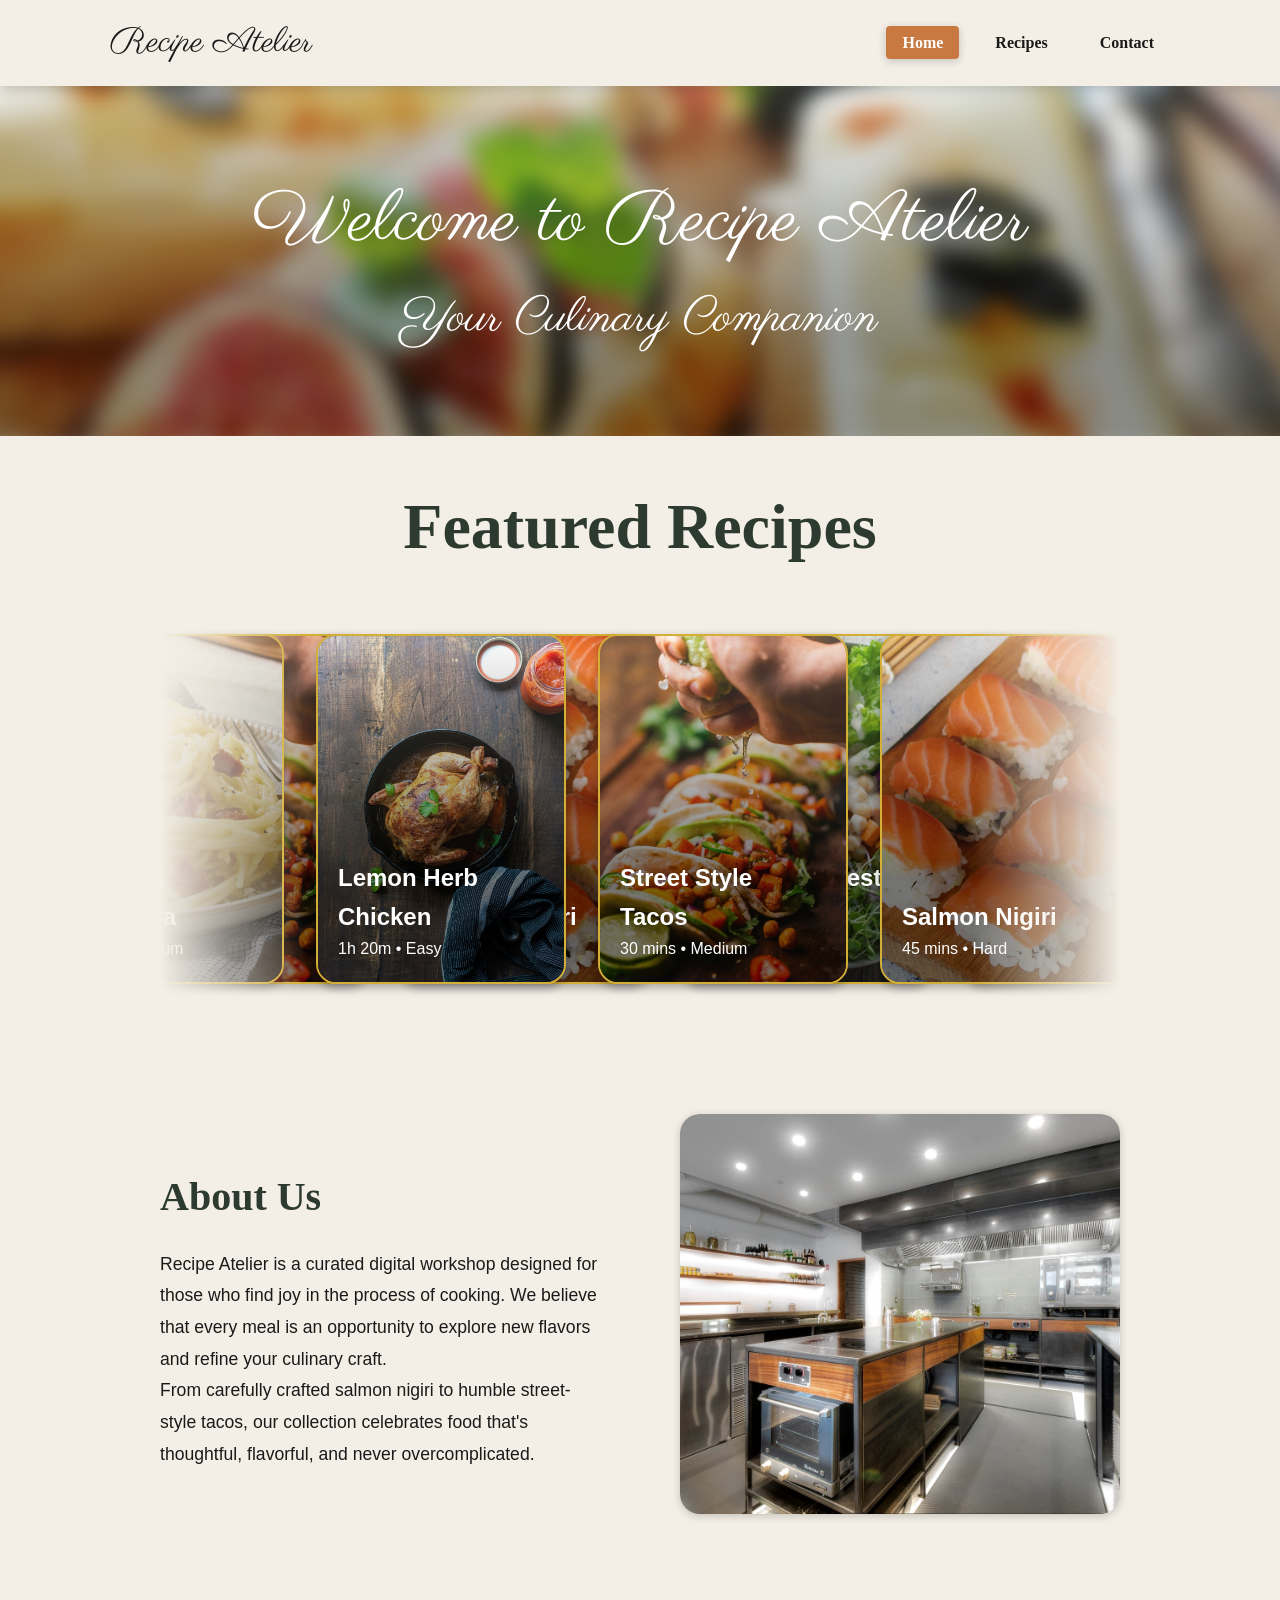
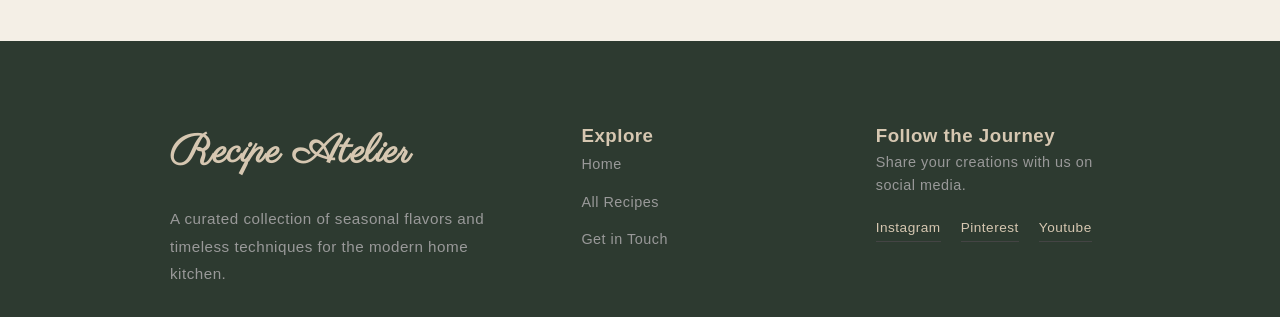
<file: index.html>
<!DOCTYPE html>
<html lang="en">

<head>
    <meta charset="UTF-8">
    <meta name="viewport" content="width=device-width, initial-scale=1.0">
    <title>Recipe Atelier - Home</title>
    <link rel="stylesheet" href="styles.css">
    <link rel="preconnect" href="https://fonts.googleapis.com">
    <link rel="preconnect" href="https://fonts.gstatic.com" crossorigin>
    <link href="https://fonts.googleapis.com/css2?family=Parisienne&display=swap" rel="stylesheet">
</head>

<body>
    <nav>
        <div class="nav-container">
            <span class="logo">Recipe Atelier</span>
            <ul>
                <li><a href="index.html" class="active">Home</a></li>
                <li><a href="recipes.html">Recipes</a></li>
                <li><a href="contact.html">Contact</a></li>
            </ul>
        </div>
    </nav>
    <main class="body-container">
        <header class="hero">
            <p class="hero-text">Welcome to Recipe Atelier</p>
            <p class="hero-sub-text">Your Culinary Companion</p>
        </header>
        <section class="featured-recipes">
            <h1>Featured Recipes</h1>
            <div class="carousel">
                <div class="group">
                    <article class="recipe-card">
                        <div class="card-inner">
                            <img src="images/spaghetti-carbonara.jpeg" alt="Spaghetti">
                            <div class="card-content">
                                <h2>Spaghetti Carbonara</h2>
                                <div class="extra">25 mins • Medium</div>
                            </div>
                        </div>
                    </article>
                    <article class="recipe-card">
                        <div class="card-inner">
                            <img src="images/lemon-herb-chicken.jpeg" alt="Roast Chicken">
                            <div class="card-content">
                                <h2>Lemon Herb Chicken</h2>
                                <div class="extra">1h 20m • Easy</div>
                            </div>
                        </div>
                    </article>
                    <article class="recipe-card">
                        <div class="card-inner">
                            <img src="images/street-style-tacos.jpeg" alt="Tacos">
                            <div class="card-content">
                                <h2>Street Style Tacos</h2>
                                <div class="extra">30 mins • Medium</div>
                            </div>
                        </div>
                    </article>
                    <article class="recipe-card">
                        <div class="card-inner">
                            <img src="images/salmon-nigiri.jpeg" alt="Sushi">
                            <div class="card-content">
                                <h2>Salmon Nigiri</h2>
                                <div class="extra">45 mins • Hard</div>
                            </div>
                        </div>
                    </article>
                    <article class="recipe-card">
                        <div class="card-inner">
                            <img src="images/quinoa-harvest-bowl.jpeg" alt="Salad">
                            <div class="card-content">
                                <h2>Quinoa Harvest Bowl</h2>
                                <div class="extra">15 mins • Easy</div>
                            </div>
                        </div>
                    </article>
                    <article class="recipe-card">
                        <div class="card-inner">
                            <img src="images/pan-seared-ribeye.jpeg" alt="Steak">
                            <div class="card-content">
                                <h2>Pan-Seared Ribeye</h2>
                                <div class="extra">20 mins • Medium</div>
                            </div>
                        </div>
                    </article>
                </div>
                <div aria-hidden class="group">
                    <article class="recipe-card">
                        <div class="card-inner">
                            <img src="images/spaghetti-carbonara.jpeg" alt="Spaghetti">
                            <div class="card-content">
                                <h2>Spaghetti Carbonara</h2>
                                <div class="extra">25 mins • Medium</div>
                            </div>
                        </div>
                    </article>
                    <article class="recipe-card">
                        <div class="card-inner">
                            <img src="images/lemon-herb-chicken.jpeg" alt="Roast Chicken">
                            <div class="card-content">
                                <h2>Lemon Herb Chicken</h2>
                                <div class="extra">1h 20m • Easy</div>
                            </div>
                        </div>
                    </article>
                    <article class="recipe-card">
                        <div class="card-inner">
                            <img src="images/street-style-tacos.jpeg" alt="Tacos">
                            <div class="card-content">
                                <h2>Street Style Tacos</h2>
                                <div class="extra">30 mins • Medium</div>
                            </div>
                        </div>
                    </article>
                    <article class="recipe-card">
                        <div class="card-inner">
                            <img src="images/salmon-nigiri.jpeg" alt="Sushi">
                            <div class="card-content">
                                <h2>Salmon Nigiri</h2>
                                <div class="extra">45 mins • Hard</div>
                            </div>
                        </div>
                    </article>
                    <article class="recipe-card">
                        <div class="card-inner">
                            <img src="images/quinoa-harvest-bowl.jpeg" alt="Salad">
                            <div class="card-content">
                                <h2>Quinoa Harvest Bowl</h2>
                                <div class="extra">15 mins • Easy</div>
                            </div>
                        </div>
                    </article>
                    <article class="recipe-card">
                        <div class="card-inner">
                            <img src="images/pan-seared-ribeye.jpeg" alt="Steak">
                            <div class="card-content">
                                <h2>Pan-Seared Ribeye</h2>
                                <div class="extra">20 mins • Medium</div>
                            </div>
                        </div>
                    </article>
                </div>
            </div>
        </section>
        <section class="about-container">
            <article class="about-text">
                <h2>About Us</h2>
                <p>Recipe Atelier is a curated digital workshop designed for those who find joy in the process of
                    cooking. We believe that every meal is an opportunity to explore new flavors and refine your
                    culinary craft.</p>
                <p>From carefully crafted salmon nigiri to humble street-style tacos, our collection celebrates food
                    that's
                    thoughtful, flavorful, and never overcomplicated.</p>
            </article>
            <figure class="about-image">
                <img src="images/about-kitchen.jpeg" alt="Culinary Workspace">
            </figure>
        </section>
    </main>
    <footer>
        <div class="footer-container">
            <div class="footer-section-about">
                <h2 class="logo">Recipe Atelier</h2>
                <p>A curated collection of seasonal flavors and timeless techniques for the modern home kitchen.</p>
            </div>
            <div class="footer-section-links">
                <h3>Explore</h3>
                <ul>
                    <li><a href="index.html">Home</a></li>
                    <li><a href="recipes.html">All Recipes</a></li>
                    <li><a href="contact.html">Get in Touch</a></li>
                </ul>
            </div>
            <div class="footer-section-connect">
                <h3>Follow the Journey</h3>
                <p>Share your creations with us on social media.</p>
                <div class="social-icons">
                    <a href="#" aria-label="Instagram">Instagram</a>
                    <a href="#" aria-label="Pinterest">Pinterest</a>
                    <a href="#" aria-label="Youtube">Youtube</a>
                </div>
            </div>
        </div>
    </footer>
</body>

</html>
</file>
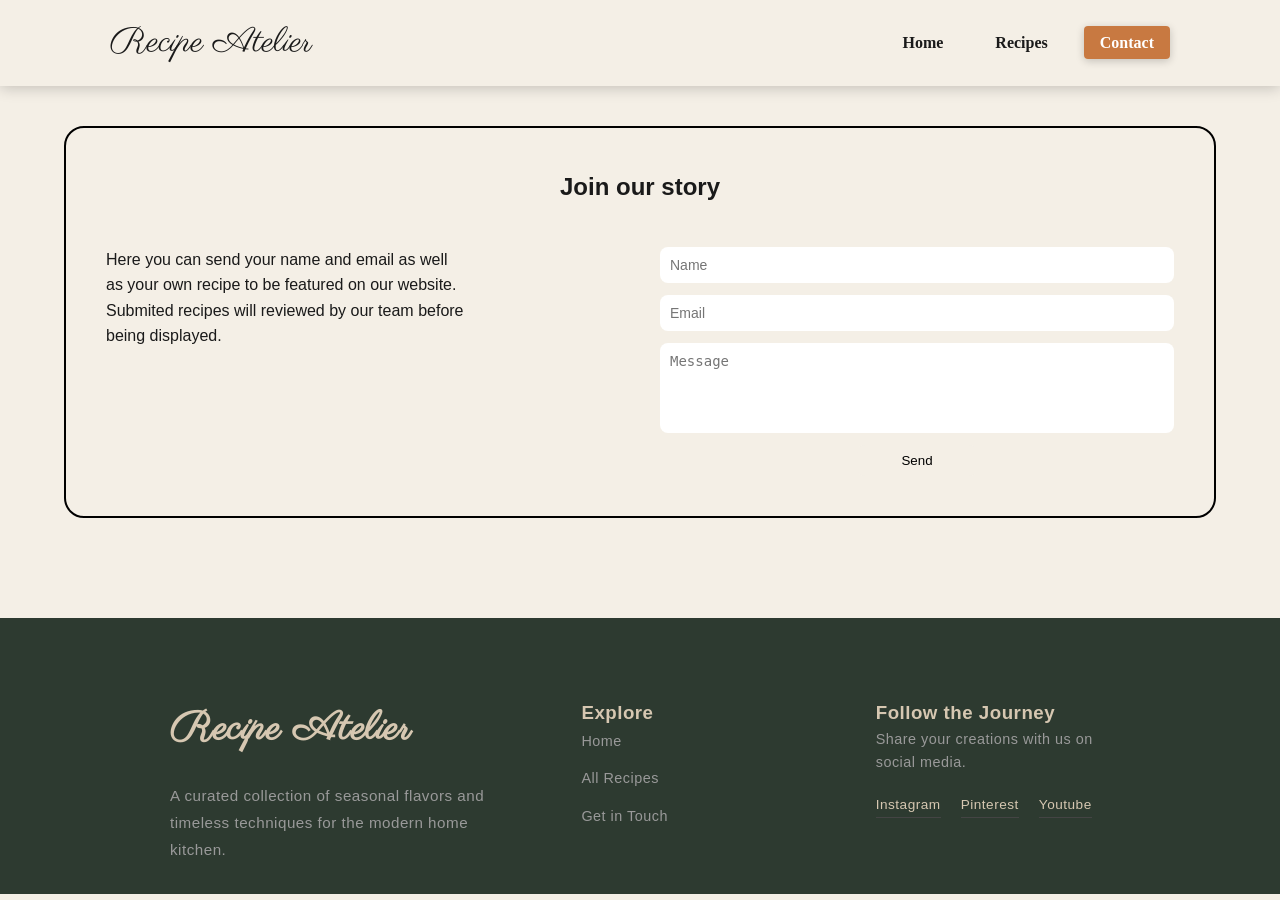
<file: contact.html>
<!DOCTYPE html>
<html lang="en">

<head>
    <meta charset="UTF-8">
    <meta name="viewport" content="width=device-width, initial-scale=1.0">
    <title>Recipe Studio - Contact</title>
    <link rel="stylesheet" href="styles.css">
    <link rel="preconnect" href="https://fonts.googleapis.com">
    <link rel="preconnect" href="https://fonts.gstatic.com" crossorigin>
    <link href="https://fonts.googleapis.com/css2?family=Parisienne&display=swap" rel="stylesheet">
</head>

<body>
    <nav>
        <div class="nav-container">
            <span class="logo">Recipe Atelier</span>
            <ul>
                <li><a href="index.html">Home</a></li>
                <li><a href="recipes.html">Recipes</a></li>
                <li><a href="contact.html" class="active">Contact</a></li>
            </ul>
        </div>
    </nav>

    <main class="contact-container">
        <h2> Join our story </h2>

        <section class="section-container">
            <div class="about">
                <p>
                    Here you can send your name and email as well <br>
                    as your own recipe to be featured on our website.<br>
                    Submited recipes will reviewed by our team before<br>
                    being displayed.
                </p>
            </div>
            <form class="contact-form" method="post" action="#">
                <input type="text" placeholder="Name">
                <input type="email" placeholder="Email">
                <textarea placeholder="Message"></textarea>
                <button type="submit">Send</button>

            </form>
        </section>
    </main>

    <footer>
        <div class="footer-container">
            <div class="footer-section-about">
                <h2 class="logo">Recipe Atelier</h2>
                <p>A curated collection of seasonal flavors and timeless techniques for the modern home kitchen.</p>
            </div>
            <div class="footer-section-links">
                <h3>Explore</h3>
                <ul>
                    <li><a href="index.html">Home</a></li>
                    <li><a href="recipes.html">All Recipes</a></li>
                    <li><a href="contact.html">Get in Touch</a></li>
                </ul>
            </div>
            <div class="footer-section-connect">
                <h3>Follow the Journey</h3>
                <p>Share your creations with us on social media.</p>
                <div class="social-icons">
                    <a href="#" aria-label="Instagram">Instagram</a>
                    <a href="#" aria-label="Pinterest">Pinterest</a>
                    <a href="#" aria-label="Youtube">Youtube</a>
                </div>
            </div>
        </div>
    </footer>
</body>

</html>
</file>
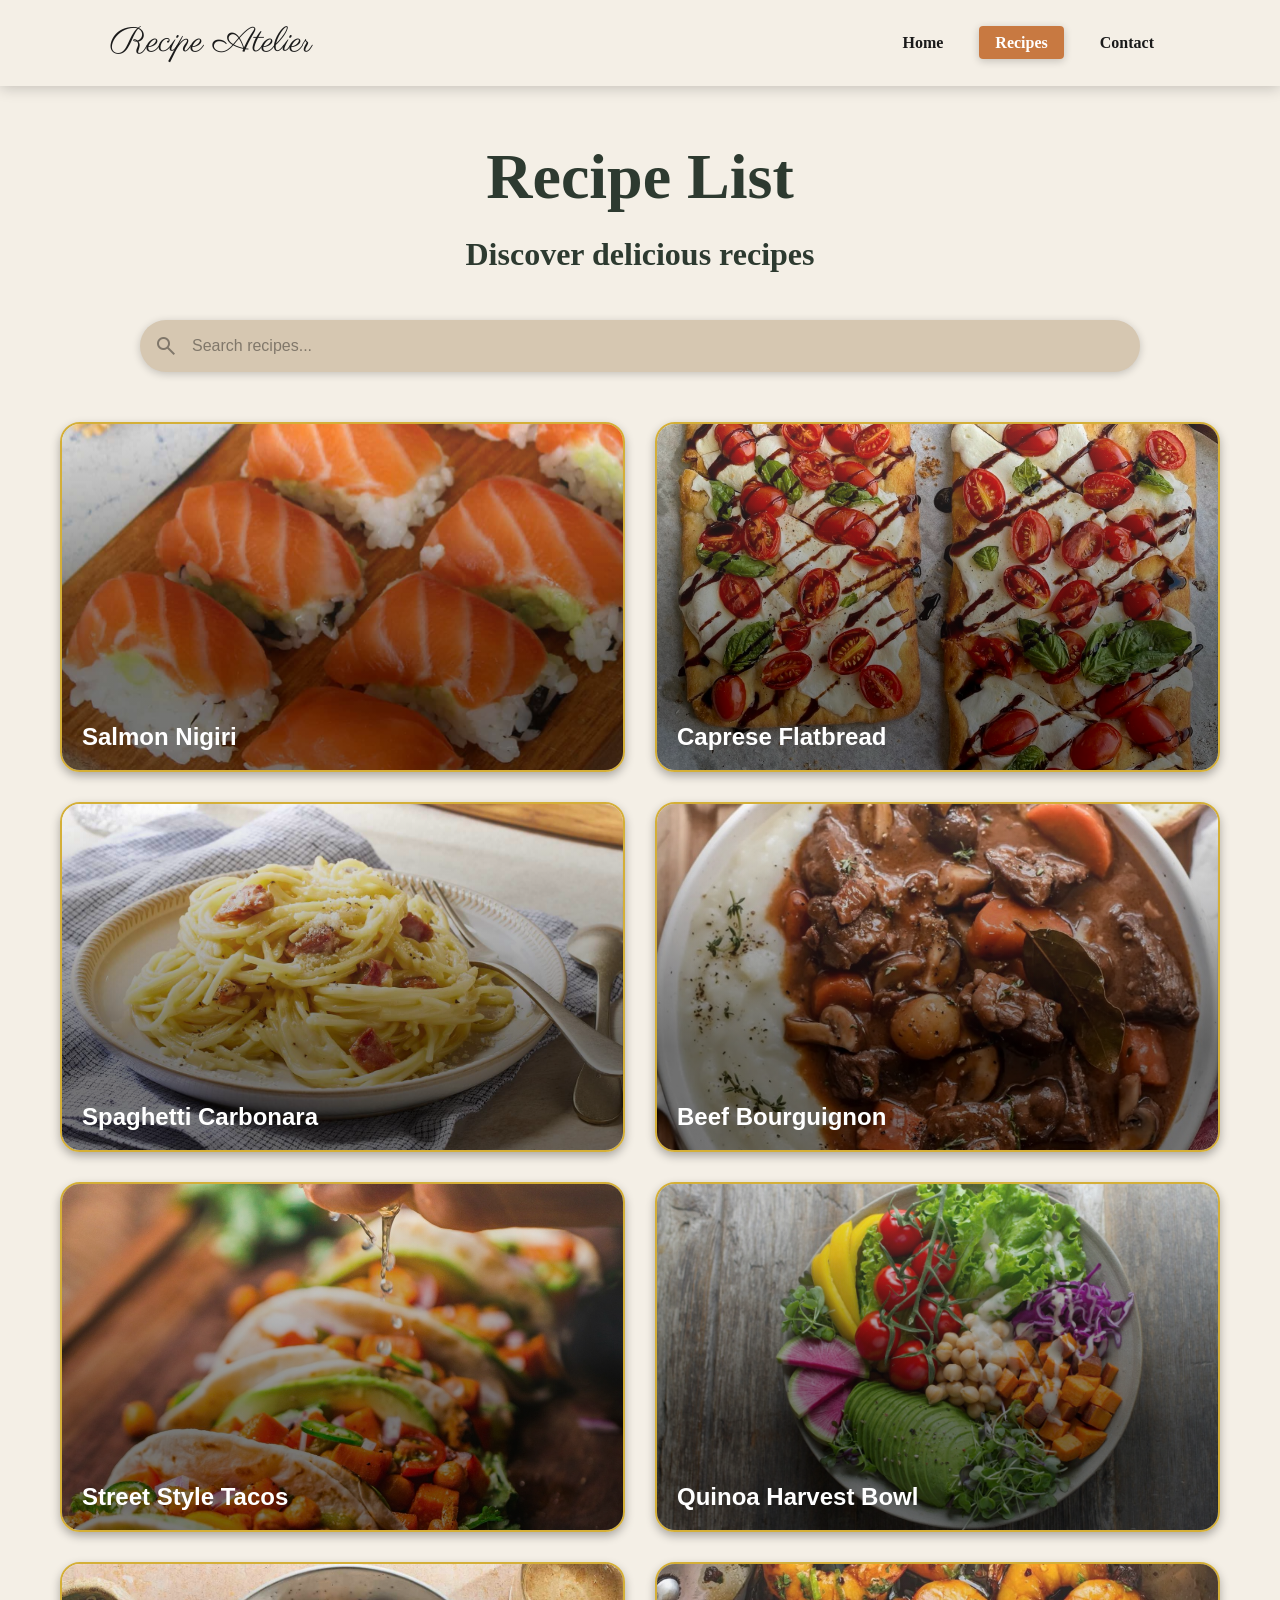
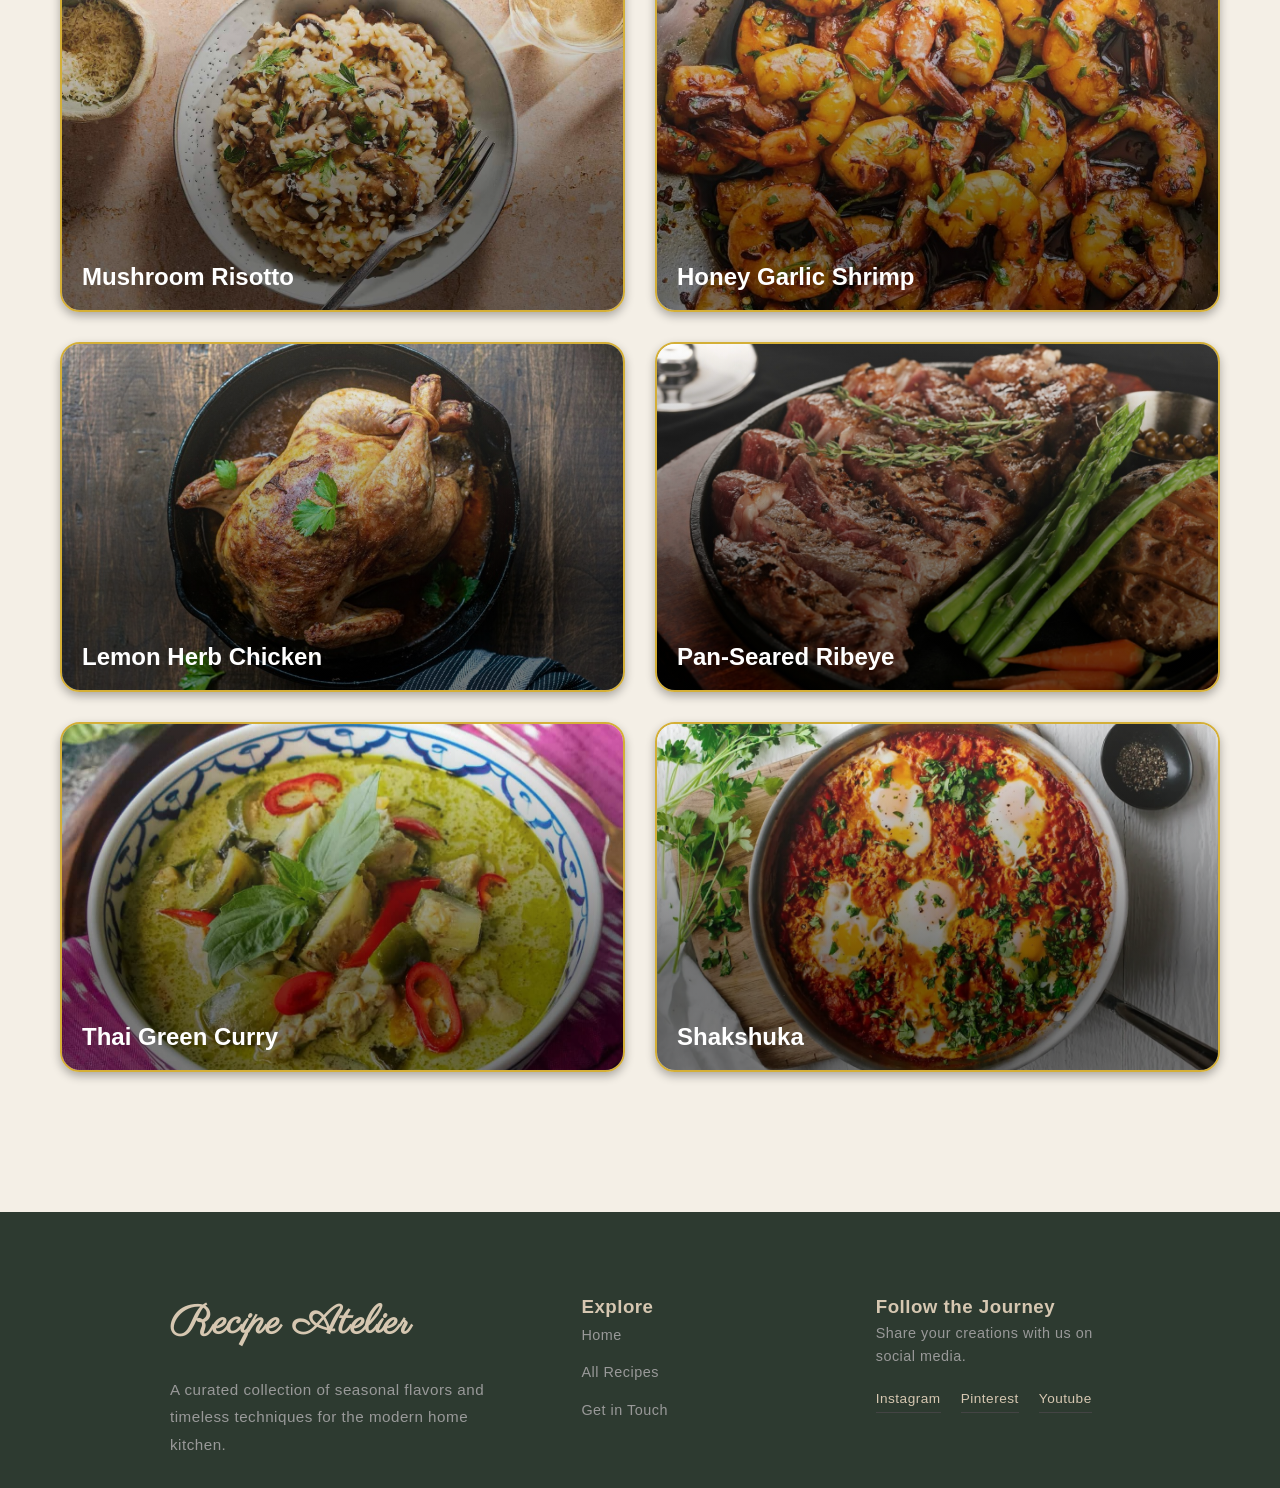
<file: recipes.html>
<!DOCTYPE html>
<html lang="en">

<head>
    <meta charset="UTF-8">
    <meta name="viewport" content="width=device-width, initial-scale=1.0">
    <title>Recipe Atelier - Recipes</title>
    <link rel="stylesheet" href="styles.css">
    <link rel="preconnect" href="https://fonts.googleapis.com">
    <link rel="preconnect" href="https://fonts.gstatic.com" crossorigin>
    <link href="https://fonts.googleapis.com/css2?family=Parisienne&display=swap" rel="stylesheet">
    <link rel="stylesheet"
        href="https://fonts.googleapis.com/css2?family=Material+Symbols+Outlined:opsz,wght,FILL,GRAD@24,400,0,0&icon_names=search" />
</head>

<body>
    <nav>
        <div class="nav-container">
            <span class="logo">Recipe Atelier</span>
            <ul>
                <li><a href="index.html">Home</a></li>
                <li><a href="recipes.html" class="active">Recipes</a></li>
                <li><a href="contact.html">Contact</a></li>
            </ul>
        </div>
    </nav>
    <main class="recipe-list-body">
        <header>
            <h1>Recipe List</h1>
            <h2>Discover delicious recipes</h2>
            <div class="filter-bar">
                <div class="search">
                    <span class="search-icon material-symbols-outlined">search</span>
                    <input class="search-input" type="search" placeholder="Search recipes...">
                </div>
            </div>
        </header>
        <section class="recipe-grid">
            <article class="recipe-card">
                <div class="card-inner">
                    <img src="images/salmon-nigiri.jpeg" alt="Salmon Nigiri">
                    <div class="card-content">
                        <h3>Salmon Nigiri</h3>
                    </div>
                    <div class="card-extra">
                        <h4>Details</h4>
                        <p>• A masterclass in precision, featuring delicate slices of fresh salmon over seasoned
                            vinegared rice.
                        </p>
                        <p>• 45 mins</p>
                        <p>• Hard</p>
                        <a href="recipes/salmon-nigiri.html" class="view-btn">View Recipe</a>
                    </div>
                </div>
            </article>
            <article class="recipe-card">
                <div class="card-inner">
                    <img src="images/caprese-flatbread.jpeg" alt="Caprese Flatbread">
                    <div class="card-content">
                        <h3>Caprese Flatbread</h3>
                    </div>
                    <div class="card-extra">
                        <h4>Details</h4>
                        <p>• A crisp flatbread topped with fresh mozzarella, heirloom tomatoes, and a sweet balsamic
                            glaze.
                        </p>
                        <p>• 15 mins</p>
                        <p>• Easy</p>
                        <a href="recipes/caprese-flatbread.html" class="view-btn">View Recipe</a>
                    </div>
                </div>
            </article>
            <article class="recipe-card">
                <div class="card-inner">
                    <img src="images/spaghetti-carbonara.jpeg" alt="Spaghetti Carbonara">
                    <div class="card-content">
                        <h3>Spaghetti Carbonara</h3>
                    </div>
                    <div class="card-extra">
                        <h4>Details</h4>
                        <p>• A silky, Roman classic featuring eggs, hard cheese, and crispy guanciale for a rich and
                            comforting pasta night.</p>
                        <p>• 25 mins</p>
                        <p>• Medium</p>
                        <a href="recipes/spaghetti-carbonara.html" class="view-btn">View Recipe</a>
                    </div>
                </div>
            </article>
            <article class="recipe-card">
                <div class="card-inner">
                    <img src="images/beef-bourguignon.jpeg" alt="Beef Bourguignon">
                    <div class="card-content">
                        <h3>Beef Bourguignon</h3>
                    </div>
                    <div class="card-extra">
                        <h4>Details</h4>
                        <p>• A sophisticated, slow-cooked French stew with tender beef, red wine, and savory vegetables.
                        </p>
                        <p>• 3h 00m</p>
                        <p>• Hard</p>
                        <a href="recipes/beef-bourguignon.html" class="view-btn">View Recipe</a>
                    </div>
                </div>
            </article>
            <article class="recipe-card">
                <div class="card-inner">
                    <img src="images/street-style-tacos.jpeg" alt="Street Style Tacos">
                    <div class="card-content">
                        <h3>Street Style Tacos</h3>
                    </div>
                    <div class="card-extra">
                        <h4>Details</h4>
                        <p>• Vibrant and authentic, these bite-sized tacos pack a punch with bold seasonings and fresh
                            toppings.
                        </p>
                        <p>• 30 mins</p>
                        <p>• Medium</p>
                        <a href="recipes/street-style-tacos.html" class="view-btn">View Recipe</a>
                    </div>
                </div>
            </article>
            <article class="recipe-card">
                <div class="card-inner">
                    <img src="images/quinoa-harvest-bowl.jpeg" alt="Quinoa Harvest Bowl">
                    <div class="card-content">
                        <h3>Quinoa Harvest Bowl</h3>
                    </div>
                    <div class="card-extra">
                        <h4>Details</h4>
                        <p>• A quick, nutrient-dense power lunch loaded with seasonal greens, grains, and a bright
                            vinaigrette.
                        </p>
                        <p>• 15 mins</p>
                        <p>• Easy</p>
                        <a href="recipes/quinoa-harvest-bowl.html" class="view-btn">View Recipe</a>
                    </div>
                </div>
            </article>
            <article class="recipe-card">
                <div class="card-inner">
                    <img src="images/mushroom-risotto.jpeg" alt="Mushroom Risotto">
                    <div class="card-content">
                        <h3>Mushroom Risotto</h3>
                    </div>
                    <div class="card-extra">
                        <h4>Details</h4>
                        <p>• Creamy, decadent arborio rice slow-cooked with earthy wild mushrooms and finished with
                            parmesan.
                        </p>
                        <p>• 40 mins</p>
                        <p>• Hard</p>
                        <a href="recipes/mushroom-risotto.html" class="view-btn">View Recipe</a>
                    </div>
                </div>
            </article>
            <article class="recipe-card">
                <div class="card-inner">
                    <img src="images/honey-garlic-shrimp.jpeg" alt="Honey Garlic Shrimp">
                    <div class="card-content">
                        <h3>Honey Garlic Shrimp</h3>
                    </div>
                    <div class="card-extra">
                        <h4>Details</h4>
                        <p>• Succulent shrimp tossed in a sweet and savory garlic glaze, served over fluffy jasmine
                            rice.
                        </p>
                        <p>• 15 mins</p>
                        <p>• Easy</p>
                        <a href="recipes/honey-garlic-shrimp.html" class="view-btn">View Recipe</a>
                    </div>
                </div>
            </article>
            <article class="recipe-card">
                <div class="card-inner">
                    <img src="images/lemon-herb-chicken.jpeg" alt="Lemon Herb Chicken">
                    <div class="card-content">
                        <h3>Lemon Herb Chicken</h3>
                    </div>
                    <div class="card-extra">
                        <h4>Details</h4>
                        <p>• Zesty and aromatic, this roast chicken is infused with fresh herbs and citrus for a juicy,
                            foolproof dinner.</p>
                        <p>• 1h 20m</p>
                        <p>• Easy</p>
                        <a href="recipes/lemon-herb-chicken.html" class="view-btn">View Recipe</a>
                    </div>
                </div>
            </article>
            <article class="recipe-card">
                <div class="card-inner">
                    <img src="images/pan-seared-ribeye.jpeg" alt="Pan-Seared Ribeye">
                    <div class="card-content">
                        <h3>Pan-Seared Ribeye</h3>
                    </div>
                    <div class="card-extra">
                        <h4>Details</h4>
                        <p>• A steakhouse staple delivered in 20 minutes, boasting a perfect butter-basted crust and
                            tender center.</p>
                        <p>• 20 mins</p>
                        <p>• Medium</p>
                        <a href="recipes/pan-seared-ribeye.html" class="view-btn">View Recipe</a>
                    </div>
                </div>
            </article>
            <article class="recipe-card">
                <div class="card-inner">
                    <img src="images/thai-green-curry.jpeg" alt="Thai Green Curry">
                    <div class="card-content">
                        <h3>Thai Green Curry</h3>
                    </div>
                    <div class="card-extra">
                        <h4>Details</h4>
                        <p>• A fragrant, spicy coconut milk stew bursting with bamboo shoots, fresh basil, and authentic
                            Thai aromatics.</p>
                        <p>• 35 mins</p>
                        <p>• Medium</p>
                        <a href="recipes/thai-green-curry.html" class="view-btn">View Recipe</a>
                    </div>
                </div>
            </article>
            <article class="recipe-card">
                <div class="card-inner">
                    <img src="images/shakshuka.jpeg" alt="Shakshuka">
                    <div class="card-content">
                        <h3>Shakshuka</h3>
                    </div>
                    <div class="card-extra">
                        <h4>Details</h4>
                        <p>• Perfectly poached eggs nestled in a warm, spiced tomato and bell pepper sauce. Great for
                            brunch.
                        </p>
                        <p>• 25 mins</p>
                        <p>• Easy</p>
                        <a href="recipes/shakshuka.html" class="view-btn">View Recipe</a>
                    </div>
                </div>
            </article>
        </section>
    </main>
    <footer>
        <div class="footer-container">
            <div class="footer-section-about">
                <h2 class="logo">Recipe Atelier</h2>
                <p>A curated collection of seasonal flavors and timeless techniques for the modern home kitchen.</p>
            </div>
            <div class="footer-section-links">
                <h3>Explore</h3>
                <ul>
                    <li><a href="index.html">Home</a></li>
                    <li><a href="recipes.html">All Recipes</a></li>
                    <li><a href="contact.html">Get in Touch</a></li>
                </ul>
            </div>
            <div class="footer-section-connect">
                <h3>Follow the Journey</h3>
                <p>Share your creations with us on social media.</p>
                <div class="social-icons">
                    <a href="#" aria-label="Instagram">Instagram</a>
                    <a href="#" aria-label="Pinterest">Pinterest</a>
                    <a href="#" aria-label="Youtube">Youtube</a>
                </div>
            </div>
        </div>
    </footer>
</body>

</html>
</file>
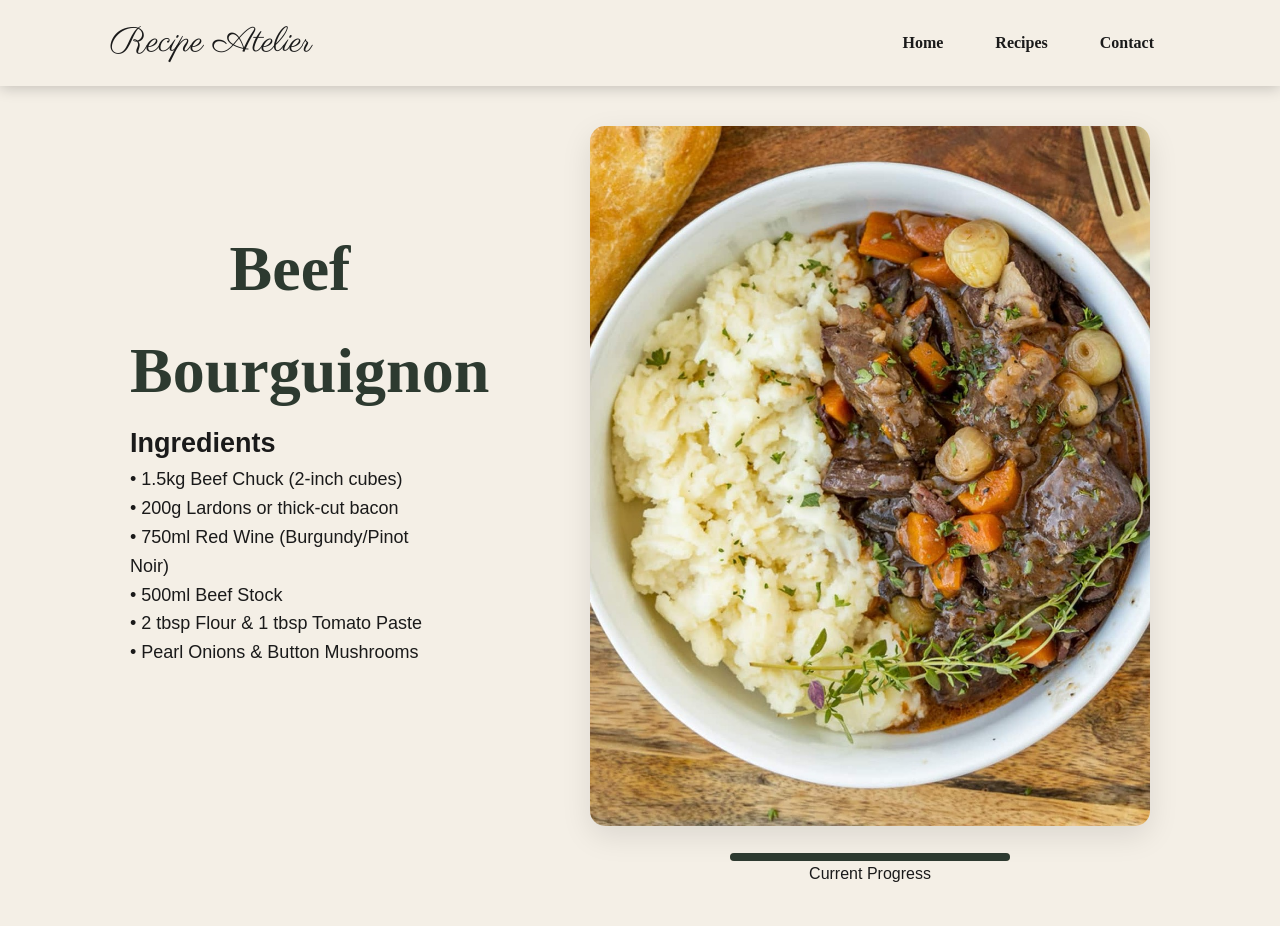
<file: recipes/beef-bourguignon.html>
<!DOCTYPE html>
<html lang="en">

<head>
    <meta charset="UTF-8">
    <meta name="viewport" content="width=device-width, initial-scale=1.0">
    <title>Recipe Atelier - Beef Bourguignon</title>
    <link rel="stylesheet" href="../styles.css">
    <link href="https://fonts.googleapis.com/css2?family=Parisienne&display=swap" rel="stylesheet">
</head>

<body class="recipe-details">
    <nav>
        <div class="nav-container">
            <span class="logo">Recipe Atelier</span>
            <ul>
                <li><a href="../index.html">Home</a></li>
                <li><a href="../recipes.html">Recipes</a></li>
                <li><a href="../contact.html">Contact</a></li>
            </ul>
        </div>
    </nav>
    <main class="content-wrapper">
        <article class="instructions-container">
            <div class="step">
                <section class="recipe-instruction-step">
                    <h1>Beef Bourguignon</h1>
                    <h2>Ingredients</h2>
                    <p>• 1.5kg Beef Chuck (2-inch cubes)</p>
                    <p>• 200g Lardons or thick-cut bacon</p>
                    <p>• 750ml Red Wine (Burgundy/Pinot Noir)</p>
                    <p>• 500ml Beef Stock</p>
                    <p>• 2 tbsp Flour & 1 tbsp Tomato Paste</p>
                    <p>• Pearl Onions & Button Mushrooms</p>
                </section>
                <br>
            </div>
            <div class="step">
                <section class="recipe-instruction-step">
                    <h2>Step 1: Render the Lardons</h2>
                    <p>• Sauté the bacon lardons in a large Dutch oven over medium heat until golden and crispy.</p>
                    <p>• Remove the bacon with a slotted spoon, leaving the rendered fat in the pot.</p>
                </section>
                <aside class="extra-details">
                    <h2>Extra Details</h2>
                    <p>Animal fat has a higher smoke point and more flavor than butter for the initial sear. We want to
                        use this "liquid gold" to brown the beef, which creates a smoky base for the entire stew.</p>
                </aside>
            </div>
            <div class="step">
                <section class="recipe-instruction-step">
                    <h2>Step 2: The Batch Sear</h2>
                    <p>• Pat the beef dry. Sear in the bacon fat in batches until a dark brown crust forms on all sides.
                    </p>
                    <p>• Remove the meat and set aside. Avoid crowding the pan.</p>
                </section>
                <aside class="extra-details">
                    <h2>Extra Details</h2>
                    <p>If you put all the meat in at once, the temperature drops and the meat steams in its own juices.
                        We need the Maillard reaction—that deep brown crust is what provides the savory "umami" depth of
                        the sauce.</p>
                </aside>
            </div>
            <div class="step">
                <section class="recipe-instruction-step">
                    <h2>Step 3: Aromatics & Singer</h2>
                    <p>• Sauté sliced carrots and onions in the remaining fat.</p>
                    <p>• Stir in the flour (Singer method) and tomato paste. Cook for 2 minutes to toast the flour.</p>
                </section>
                <aside class="extra-details">
                    <h2>Extra Details</h2>
                    <p>Toasting the flour directly with the fat and vegetables creates a roux. This ensures that when we
                        add the wine, the sauce thickens naturally without forming lumps or tasting like raw flour.</p>
                </aside>
            </div>
            <div class="step">
                <section class="recipe-instruction-step">
                    <h2>Step 4: The Deglaze</h2>
                    <p>• Pour in the red wine slowly, scraping the bottom of the pot to release the "fond."</p>
                    <p>• Add the beef stock, return the beef/bacon to the pot, and add the herbs.</p>
                </section>
                <aside class="extra-details">
                    <h2>Extra Details</h2>
                    <p>The "fond" are those caramelized bits stuck to the bottom. The acidity in the wine dissolves
                        them, incorporating that concentrated flavor directly into the liquid. This is the most
                        important flavor-building step.</p>
                </aside>
            </div>
            <div class="step">
                <section class="recipe-instruction-step">
                    <h2>Step 5: The Oven Braise</h2>
                    <p>• Cover and place in a 325°F (160°C) oven for 3 to 4 hours.</p>
                    <p>• The meat is ready when it is fork-tender and the collagen has fully melted.</p>
                </section>
                <aside class="extra-details">
                    <h2>Extra Details</h2>
                    <p>A Dutch oven is ideal here because it distributes heat evenly from all sides. The low, steady
                        temperature transforms tough connective tissue into silky gelatin, which gives the sauce its
                        legendary body.</p>
                </aside>
            </div>
            <div class="step">
                <section class="recipe-instruction-step">
                    <h2>Step 6: Sauté the Garniture</h2>
                    <p>• While the beef is in the oven, sauté pearl onions and mushrooms in butter until golden brown.
                    </p>
                </section>
                <aside class="extra-details">
                    <h2>Extra Details</h2>
                    <p>Cooking these separately prevents them from becoming grey and mushy. You want them to retain
                        their distinct texture and a hit of fresh butter flavor when they hit the final plate.</p>
                </aside>
            </div>
            <div class="step">
                <section class="recipe-instruction-step">
                    <h2>Step 7: Sauce Reduction</h2>
                    <p>• Remove the beef from the pot. Simmer the liquid on the stove until it thickens enough to coat a
                        spoon.</p>
                    <p>• Skim any excess fat from the surface.</p>
                </section>
            </div>
            <div class="step">
                <section class="recipe-instruction-step">
                    <h2>Step 8: Final Assembly</h2>
                    <p>• Return the beef and add the mushrooms and onions. Toss gently to coat.</p>
                    <p>• Garnish with fresh parsley and serve immediately.</p>
                </section>
            </div>
        </article>
        <aside class="visual-sidebar">
            <figure>
                <img src="../images/beef-bourguignon-detail.jpeg" alt="Beef Bourguignon" class="recipe-image">
            </figure>
            <div class="progress-container">
                <div class="progress-bar"></div>
            </div>
            <p>Current Progress</p>
        </aside>
    </main>
</body>

</html>
</file>
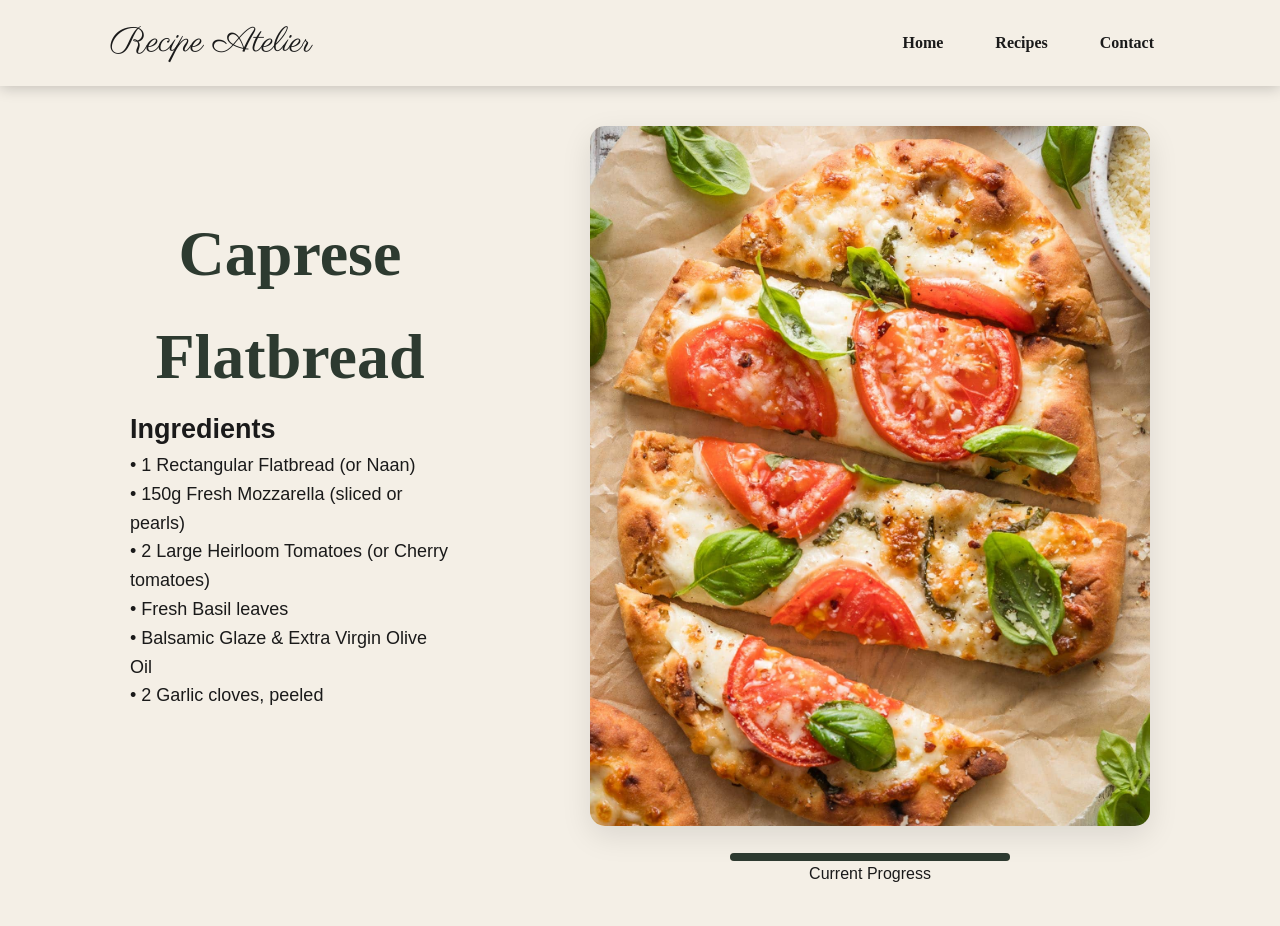
<file: recipes/caprese-flatbread.html>
<!DOCTYPE html>
<html lang="en">

<head>
    <meta charset="UTF-8">
    <meta name="viewport" content="width=device-width, initial-scale=1.0">
    <title>Recipe Atelier - Caprese Flatbread</title>
    <link rel="stylesheet" href="../styles.css">
    <link href="https://fonts.googleapis.com/css2?family=Parisienne&display=swap" rel="stylesheet">
</head>

<body class="recipe-details">
    <nav>
        <div class="nav-container">
            <span class="logo">Recipe Atelier</span>
            <ul>
                <li><a href="../index.html">Home</a></li>
                <li><a href="../recipes.html">Recipes</a></li>
                <li><a href="../contact.html">Contact</a></li>
            </ul>
        </div>
    </nav>
    <main class="content-wrapper">
        <article class="instructions-container">
            <div class="step">
                <section class="recipe-instruction-step">
                    <h1>Caprese Flatbread</h1>
                    <h2>Ingredients</h2>
                    <p>• 1 Rectangular Flatbread (or Naan)</p>
                    <p>• 150g Fresh Mozzarella (sliced or pearls)</p>
                    <p>• 2 Large Heirloom Tomatoes (or Cherry tomatoes)</p>
                    <p>• Fresh Basil leaves</p>
                    <p>• Balsamic Glaze & Extra Virgin Olive Oil</p>
                    <p>• 2 Garlic cloves, peeled</p>
                </section>
                <br>
            </div>
            <div class="step">
                <section class="recipe-instruction-step">
                    <h2>Step 1: Prep the Base</h2>
                    <p>• Preheat your oven to 400°F (200°C).</p>
                    <p>• Lightly brush the flatbread with olive oil and toast for 3–5 minutes until just starting to
                        crisp.</p>
                    <p>• Once out, rub the raw garlic cloves across the surface for a subtle aroma.</p>
                </section>
                <aside class="extra-details">
                    <h2>Extra Details</h2>
                    <p>Rubbing raw garlic on toasted bread is a classic Italian technique called "bruschetta style." It
                        provides a punchy flavor without the bitterness of burnt garlic. Don't skip the pre-toast; it
                        prevents the tomato juices from making the bread soggy.</p>
                </aside>
            </div>
            <div class="step">
                <section class="recipe-instruction-step">
                    <h2>Step 2: The Tomato Foundation</h2>
                    <p>• Slice the tomatoes evenly. If using cherry tomatoes, halve them.</p>
                    <p>• Pat the slices with a paper towel to remove excess moisture.</p>
                    <p>• Arrange them in a single layer over the flatbread, leaving a small border for the crust.</p>
                </section>
                <aside class="extra-details">
                    <h2>Extra Details</h2>
                    <p>Heirloom tomatoes are preferred for their vibrant colors and varying acidity. Patting them dry is
                        a "pro-move" that ensures your flatbread stays crisp rather than steaming in the oven. Season
                        the tomatoes directly with a pinch of sea salt at this stage.</p>
                </aside>
            </div>
            <div class="step">
                <section class="recipe-instruction-step">
                    <h2>Step 3: Cheese & Melt</h2>
                    <p>• Tear the fresh mozzarella into bite-sized pieces and distribute evenly.</p>
                    <p>• Return to the oven for 5–7 minutes, or until the cheese is bubbly and just beginning to gold.
                    </p>
                </section>
                <aside class="extra-details">
                    <h2>Extra Details</h2>
                    <p>Fresh mozzarella (especially Buffalo Mozzarella) has high water content. If it looks too wet, you
                        can switch the oven to "Broil" for the last 60 seconds. This caramelizes the cheese quickly
                        before the bread gets too hard.</p>
                </aside>
            </div>
            <div class="step">
                <section class="recipe-instruction-step">
                    <h2>Step 4: The Finishing Touches</h2>
                    <p>• Remove from oven and let sit for 2 minutes.</p>
                    <p>• Scatter fresh basil leaves over the top. If the leaves are large, tear them by hand.</p>
                    <p>• Drizzle generously with balsamic glaze and a final splash of extra virgin olive oil.</p>
                </section>
                <aside class="extra-details">
                    <h2>Extra Details</h2>
                    <p>Never bake the basil! The high heat will turn the leaves black and bitter. Adding them to the
                        warm (but not scorching) flatbread allows the residual heat to release the basil's essential
                        oils, creating that iconic Caprese aroma.</p>
                </aside>
            </div>
            <div class="step">
                <section class="recipe-instruction-step">
                    <h2>Step 5: Slice and Serve</h2>
                    <p>• Use a pizza cutter or a large chef's knife to slice into triangles or strips.</p>
                    <p>• Add a final crack of black pepper and serve while the cheese is still stretchy.</p>
                </section>
                <aside class="extra-details">
                    <h2>Extra Details</h2>
                    <p>A drizzle of honey or a sprinkle of red pepper flakes can add a modern twist to this classic. The
                        contrast between the cold balsamic glaze and the hot bread is what makes this a perfect
                        appetizer.</p>
                </aside>
            </div>
        </article>
        <aside class="visual-sidebar">
            <figure>
                <img src="../images/caprese-flatbread-detail.jpeg" alt="Gourmet Caprese Flatbread" class="recipe-image">
            </figure>
            <div class="progress-container">
                <div class="progress-bar"></div>
            </div>
            <p>Current Progress</p>
        </aside>
    </main>
</body>

</html>
</file>
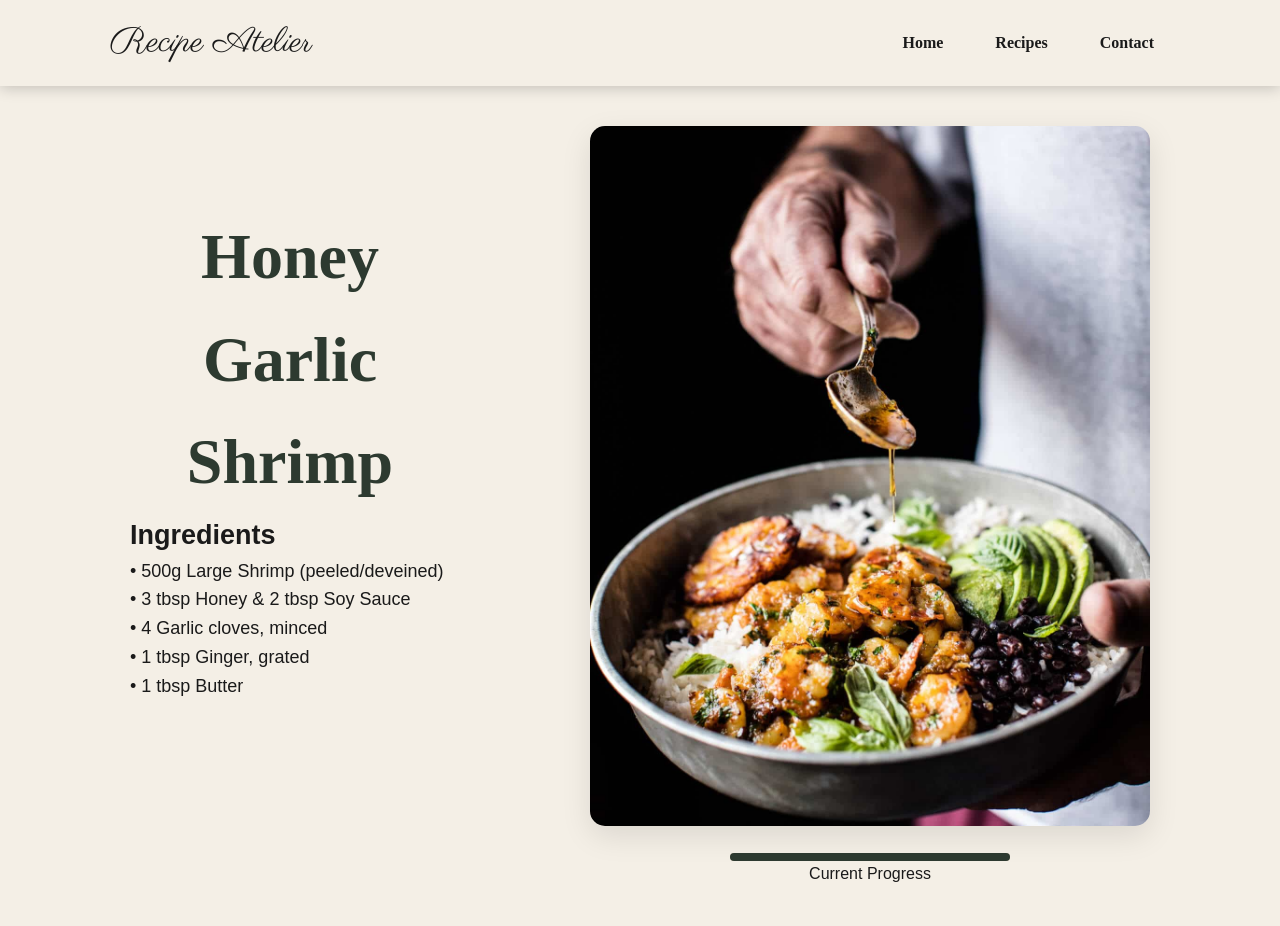
<file: recipes/honey-garlic-shrimp.html>
<!DOCTYPE html>
<html lang="en">

<head>
    <meta charset="UTF-8">
    <meta name="viewport" content="width=device-width, initial-scale=1.0">
    <title>Recipe Atelier - Honey Garlic Shrimp</title>
    <link rel="stylesheet" href="../styles.css">
    <link href="https://fonts.googleapis.com/css2?family=Parisienne&display=swap" rel="stylesheet">
</head>

<body class="recipe-details">
    <nav>
        <div class="nav-container">
            <span class="logo">Recipe Atelier</span>
            <ul>
                <li><a href="../index.html">Home</a></li>
                <li><a href="../recipes.html">Recipes</a></li>
                <li><a href="../contact.html">Contact</a></li>
            </ul>
        </div>
    </nav>
    <main class="content-wrapper">
        <article class="instructions-container">
            <div class="step">
                <section class="recipe-instruction-step">
                    <h1>Honey Garlic Shrimp</h1>
                    <h2>Ingredients</h2>
                    <p>• 500g Large Shrimp (peeled/deveined)</p>
                    <p>• 3 tbsp Honey & 2 tbsp Soy Sauce</p>
                    <p>• 4 Garlic cloves, minced</p>
                    <p>• 1 tbsp Ginger, grated</p>
                    <p>• 1 tbsp Butter</p>
                </section>
                <br>
            </div>
            <div class="step">
                <section class="recipe-instruction-step">
                    <h2>Step 1: Prep and Marinate</h2>
                    <p>• Whisk honey, soy sauce, garlic, and ginger in a bowl.</p>
                    <p>• Toss the shrimp in half the mixture; keep the other half for the final glaze.</p>
                </section>
                <aside class="extra-details">
                    <h3>Extra Details</h3>
                    <p>Dividing the sauce is crucial. The portion used for marinating will be diluted by the shrimp's
                        moisture and contains raw juices, while the "clean" half will reduce into a thick, glossy syrup
                        in the final seconds of cooking.</p>
                </aside>
            </div>
            <div class="step">
                <section class="recipe-instruction-step">
                    <h2>Step 2: The Flash Sear</h2>
                    <p>• Heat oil in a skillet over medium-high. Add shrimp in a single layer.</p>
                    <p>• Sear for 60-90 seconds per side until they turn pink and opaque. Do not overcook!</p>
                </section>
                <aside class="extra-details">
                    <h3>Extra Details</h3>
                    <p>Shrimp cook in a heartbeat. You are looking for a "C" shape. If they curl into a tight "O," they
                        are overdone and will be rubbery. Working in a single layer ensures they sear and caramelize
                        rather than steaming in a crowded pan.</p>
                </aside>
            </div>
            <div class="step">
                <section class="recipe-instruction-step">
                    <h2>Step 3: Glaze and Finish</h2>
                    <p>• Add the reserved sauce and a knob of butter to the pan.</p>
                    <p>• Toss for 1 minute as the sauce bubbles and clings to the shrimp. Serve immediately over rice.</p>
                </section>
                <aside class="extra-details">
                    <h3>Extra Details</h3>
                    <p>The butter acts as an emulsifier, creating a "velvet" texture that helps the honey-soy glaze coat
                        the smooth surface of the shrimp. A final squeeze of fresh lemon (optional) can help cut through
                        the sweetness of the honey.</p>
                </aside>
            </div>
        </article>
        <aside class="visual-sidebar">
            <figure>
                <img src="../images/honey-garlic-shrimp-detail.jpeg" alt="Honey Garlic Shrimp" class="recipe-image">
            </figure>
            <div class="progress-container">
                <div class="progress-bar" role="progressbar" aria-label="Cooking Progress"></div>
            </div>
            <p>Current Progress</p>
        </aside>
    </main>
</body>

</html>
</file>
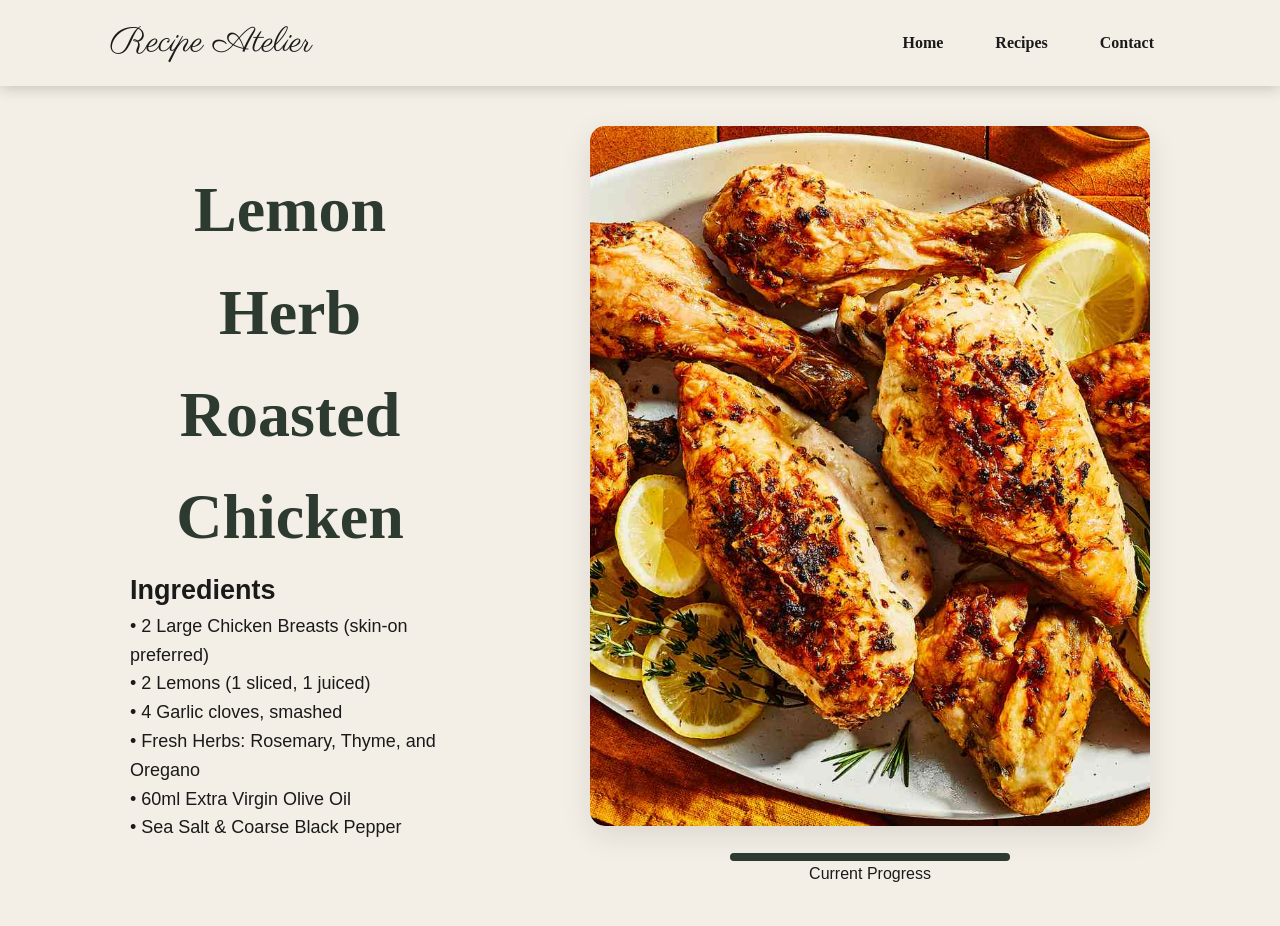
<file: recipes/lemon-herb-chicken.html>
<!DOCTYPE html>
<html lang="en">

<head>
    <meta charset="UTF-8">
    <meta name="viewport" content="width=device-width, initial-scale=1.0">
    <title>Recipe Atelier - Lemon Herb Chicken</title>
    <link rel="stylesheet" href="../styles.css">
    <link href="https://fonts.googleapis.com/css2?family=Parisienne&display=swap" rel="stylesheet">
</head>

<body class="recipe-details">
    <nav>
        <div class="nav-container">
            <span class="logo">Recipe Atelier</span>
            <ul>
                <li><a href="../index.html">Home</a></li>
                <li><a href="../recipes.html">Recipes</a></li>
                <li><a href="../contact.html">Contact</a></li>
            </ul>
        </div>
    </nav>
    <main class="content-wrapper">
        <article class="instructions-container">
            <div class="step">
                <section class="recipe-instruction-step">
                    <h1>Lemon Herb Roasted Chicken</h1>
                    <h2>Ingredients</h2>
                    <p>• 2 Large Chicken Breasts (skin-on preferred)</p>
                    <p>• 2 Lemons (1 sliced, 1 juiced)</p>
                    <p>• 4 Garlic cloves, smashed</p>
                    <p>• Fresh Herbs: Rosemary, Thyme, and Oregano</p>
                    <p>• 60ml Extra Virgin Olive Oil</p>
                    <p>• Sea Salt & Coarse Black Pepper</p>
                </section>
                <br>
            </div>
            <div class="step">
                <section class="recipe-instruction-step">
                    <h2>Step 1: Temper and Season</h2>
                    <p>• Remove chicken from the fridge 20 minutes before cooking.</p>
                    <p>• Pat the skin extremely dry with paper towels.</p>
                    <p>• Season generously on both sides with salt and pepper.</p>
                </section>
                <aside class="extra-details">
                    <h2>Extra Details</h2>
                    <p>Cooking "cold" chicken causes the muscle fibers to seize, resulting in a tough texture. By
                        tempering the meat to room temperature, you ensure even heat penetration. Furthermore, moisture
                        is the enemy of crispiness; the drier the skin, the better the sear.</p>
                </aside>
            </div>
            <div class="step">
                <section class="recipe-instruction-step">
                    <h2>Step 2: The Skin-Side Sear</h2>
                    <p>• Place chicken skin-side down in a cold skillet, then turn heat to medium-high.</p>
                    <p>• Sear for 5–7 minutes without moving the meat until the skin is golden and crisp.</p>
                    <p>• Flip the chicken once the skin releases easily from the pan.</p>
                </section>
                <aside class="extra-details">
                    <h2>Extra Details</h2>
                    <p>Starting in a cold pan (the "duck breast method") allows the fat under the skin to render out
                        slowly. This results in a glass-like crunch rather than a chewy, fatty layer. If you use a hot
                        pan immediately, the skin might burn before the fat melts.</p>
                </aside>
            </div>
            <div class="step">
                <section class="recipe-instruction-step">
                    <h2>Step 3: Aromatics and Basting</h2>
                    <p>• Add the lemon slices, smashed garlic, and fresh herb sprigs directly into the pan juices.</p>
                    <p>• Spoon the hot, flavored oil over the chicken repeatedly (basting) for 2 minutes.</p>
                </section>
                <aside class="extra-details">
                    <h2>Extra Details</h2>
                    <p>Basting is like a "flavor bath." The oil carries the essential oils from the rosemary and garlic
                        into the nooks and crannies of the meat. The lemon slices will begin to caramelize, losing their
                        sharp bite and becoming sweet and jammy.</p>
                </aside>
            </div>
            <div class="step">
                <section class="recipe-instruction-step">
                    <h2>Step 4: Finish and Deglaze</h2>
                    <p>• Add the lemon juice and a splash of water (or white wine) to the pan.</p>
                    <p>• Cover with a lid or transfer to a 400°F oven for 5–8 minutes until the internal temperature
                        reaches 165°F (74°C).</p>
                </section>
                <aside class="extra-details">
                    <h2>Extra Details</h2>
                    <p>Using a meat thermometer is the only way to guarantee juice chicken. The liquid creates a small
                        amount of steam that finishes the interior of the breast gently without drying out the exterior
                        you worked so hard to crisp.</p>
                </aside>
            </div>
            <div class="step">
                <section class="recipe-instruction-step">
                    <h2>Step 5: The Crucial Rest</h2>
                    <p>• Transfer chicken to a board and let it rest for at least 5 minutes before slicing.</p>
                    <p>• Pour the remaining pan juices over the meat just before serving.</p>
                </section>
                <aside class="extra-details">
                    <h2>Extra Details</h2>
                    <p>If you cut the chicken immediately, the juices will run out onto the board, leaving the meat dry.
                        Resting allows the fibers to relax and reabsorb those citrusy, herbaceous juices. This is the
                        difference between a "good" home meal and a "restaurant-quality" dish.</p>
                </aside>
            </div>
        </article>
        <aside class="visual-sidebar">
            <figure>
                <img src="../images/lemon-herb-chicken-detail.jpeg" alt="Lemon Herb Chicken" class="recipe-image">
            </figure>
            <div class="progress-container">
                <div class="progress-bar"></div>
            </div>
            <p>Current Progress</p>
        </aside>
    </main>
</body>

</html>
</file>
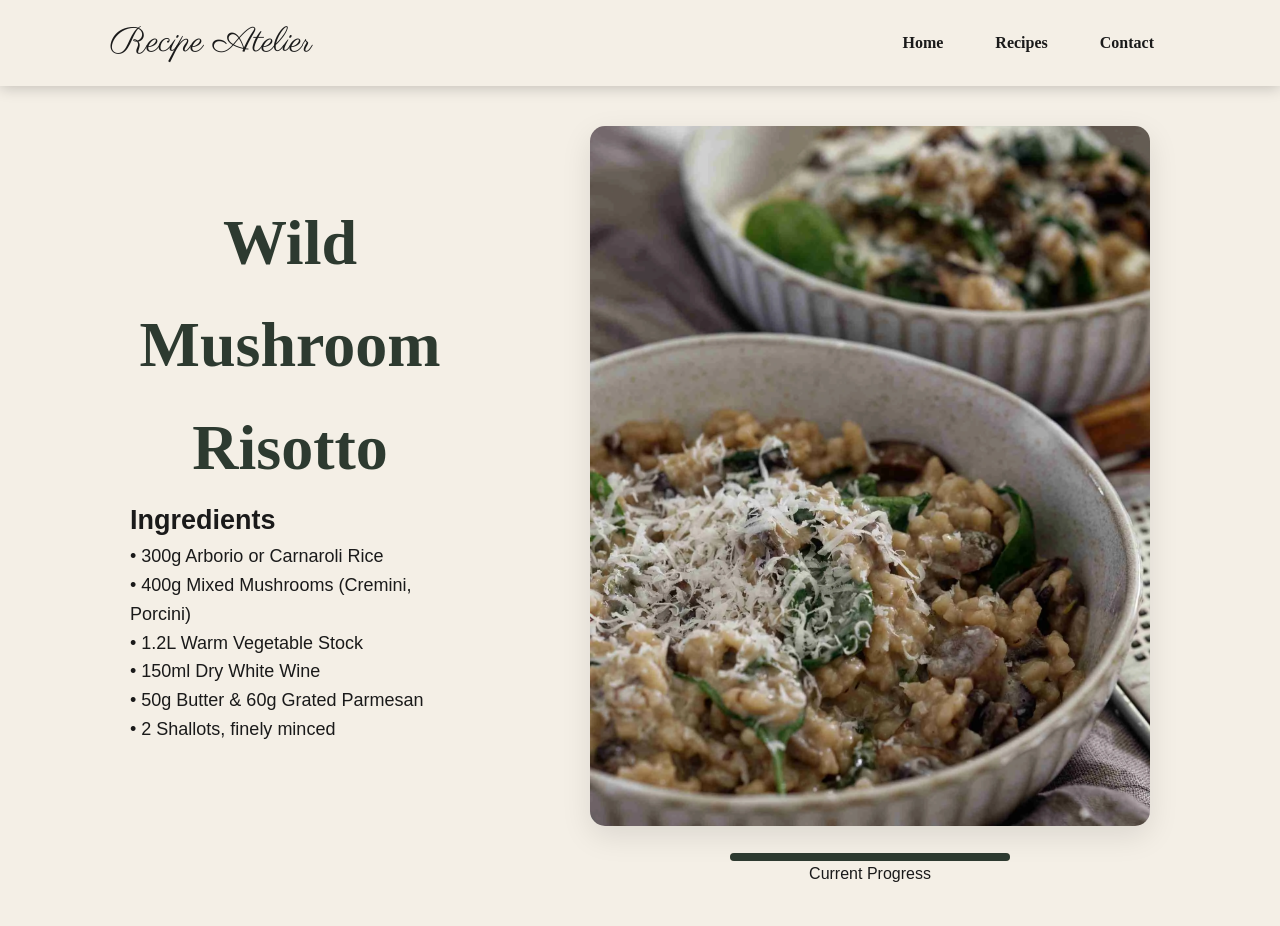
<file: recipes/mushroom-risotto.html>
<!DOCTYPE html>
<html lang="en">

<head>
    <meta charset="UTF-8">
    <meta name="viewport" content="width=device-width, initial-scale=1.0">
    <title>Recipe Atelier - Mushroom Risotto</title>
    <link rel="stylesheet" href="../styles.css">
    <link rel="preconnect" href="https://fonts.googleapis.com">
    <link rel="preconnect" href="https://fonts.gstatic.com" crossorigin>
    <link href="https://fonts.googleapis.com/css2?family=Parisienne&display=swap" rel="stylesheet">
</head>

<body class="recipe-details">
    <nav>
        <div class="nav-container">
            <span class="logo">Recipe Atelier</span>
            <ul>
                <li><a href="../index.html">Home</a></li>
                <li><a href="../recipes.html">Recipes</a></li>
                <li><a href="../contact.html">Contact</a></li>
            </ul>
        </div>
    </nav>
    <main class="content-wrapper">
        <article class="instructions-container">
            <div class="step">
                <section class="recipe-instruction-step">
                    <h1>Wild Mushroom Risotto</h1>
                    <h2>Ingredients</h2>
                    <p>• 300g Arborio or Carnaroli Rice</p>
                    <p>• 400g Mixed Mushrooms (Cremini, Porcini)</p>
                    <p>• 1.2L Warm Vegetable Stock</p>
                    <p>• 150ml Dry White Wine</p>
                    <p>• 50g Butter & 60g Grated Parmesan</p>
                    <p>• 2 Shallots, finely minced</p>
                </section>
                <br>
            </div>
            <div class="step">
                <section class="recipe-instruction-step">
                    <h2>Step 1: Sear the Mushrooms</h2>
                    <p>• Sauté mushrooms in a very hot pan with oil until browned. Set aside.</p>
                </section>
                <aside class="extra-details">
                    <h2>Extra Details</h2>
                    <p>If you cook mushrooms with the rice from the start, they become rubbery. Searing them at high
                        heat first develops "umami" flavors through caramelization. We add them back later to preserve
                        their texture.</p>
                </aside>
            </div>
            <div class="step">
                <section class="recipe-instruction-step">
                    <h2>Step 2: Tostatura (The Toast)</h2>
                    <p>• Sauté shallots in butter. Add the dry rice and stir for 2 minutes until the edges are
                        translucent.</p>
                </section>
                <aside class="extra-details">
                    <h2>Extra Details</h2>
                    <p>Toasting the rice creates a hard shell that prevents the grains from breaking. This ensures the
                        rice stays "al dente" (firm to the bite) even as the outside releases starch to make the sauce
                        creamy.</p>
                </aside>
            </div>
            <div class="step">
                <section class="recipe-instruction-step">
                    <h2>Step 3: Deglaze</h2>
                    <p>• Add the white wine. Stir constantly until the liquid is fully absorbed by the rice.</p>
                </section>
                <aside class="extra-details">
                    <h2>Extra Details</h2>
                    <p>The acidity in the wine is essential to balance the heavy fats (butter/cheese) added at the end.
                        It also helps loosen the starches on the surface of the grain.</p>
                </aside>
            </div>
            <div class="step">
                <section class="recipe-instruction-step">
                    <h2>Step 4: The Gradual Additions</h2>
                    <p>• Add warm stock one ladle at a time, stirring frequently until each ladle is absorbed.</p>
                </section>
                <aside class="extra-details">
                    <h2>Extra Details</h2>
                    <p>Stirring is mechanical work. The grains rubbing against each other knock the starch off, creating
                        the sauce. If you add all the liquid at once, you’re just boiling rice; adding it slowly builds
                        the emulsion.</p>
                </aside>
            </div>
            <div class="step">
                <section class="recipe-instruction-step">
                    <h2>Step 5: Incorporate Mushrooms</h2>
                    <p>• Fold the seared mushrooms back into the rice during the last 5 minutes of cooking.</p>
                </section>
                <aside class="extra-details">
                    <h2>Extra Details</h2>
                    <p>Adding the mushrooms at the end preserves their texture and prevents them from becoming soggy.</p>
                </aside>
            </div>
            <div class="step">
                <section class="recipe-instruction-step">
                    <h2>Step 6: Mantecatura (The Creaming)</h2>
                    <p>• Remove from heat. Vigorously stir in cold butter and Parmesan cheese.</p>
                </section>
                <aside class="extra-details">
                    <h2>Extra Details</h2>
                    <p>This MUST be done off the heat. The goal is to create a fat-in-water emulsion. If the pot is too
                        hot, the butter will just melt into oil rather than becoming a creamy sauce.</p>
                </aside>
            </div>
            <div class="step">
                <section class="recipe-instruction-step">
                    <h2>Step 7: The Rest</h2>
                    <p>• Cover the pot and let it sit for 2 minutes before serving.</p>
                </section>
                <aside class="extra-details">
                    <h2>Extra Details</h2>
                    <p>The rest allows the temperature to even out and the sauce to "set." If it’s too thick, add a
                        final tiny splash of stock until it achieves "All'Onda"—moving like a wave when you shake the
                        pan.</p>
                </aside>
            </div>
        </article>
        <aside class="visual-sidebar">
            <figure>
                <img src="../images/mushroom-risotto-detail.jpeg" alt="Mushroom Risotto" class="recipe-image">
            </figure>
            <div class="progress-container">
                <div class="progress-bar"></div>
            </div>
            <p>Current Progress</p>
        </aside>
    </main>
</body>

</html>
</file>
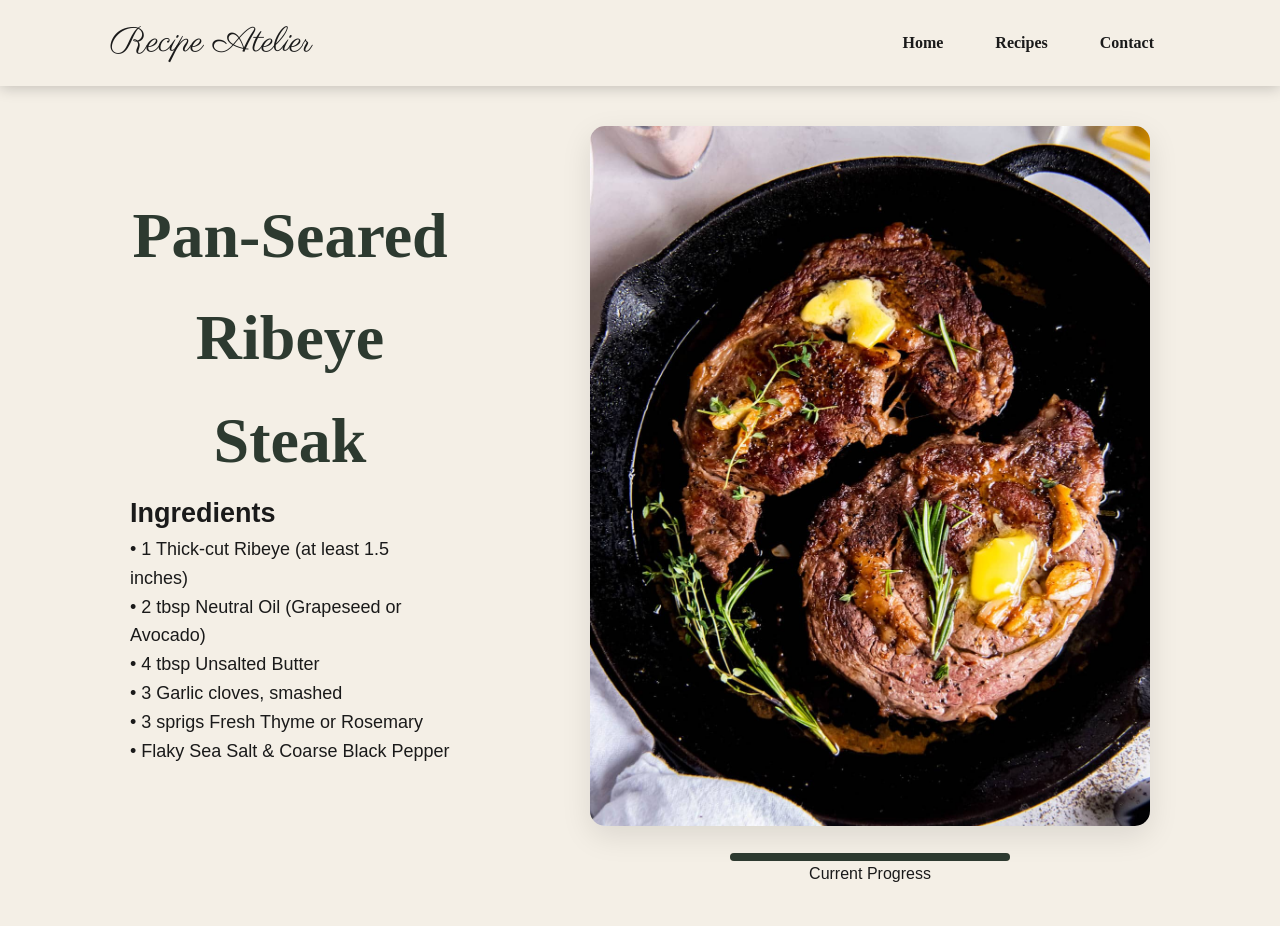
<file: recipes/pan-seared-ribeye.html>
<!DOCTYPE html>
<html lang="en">

<head>
    <meta charset="UTF-8">
    <meta name="viewport" content="width=device-width, initial-scale=1.0">
    <title>Recipe Atelier - Pan-Seared Ribeye</title>
    <link rel="stylesheet" href="../styles.css">
    <link href="https://fonts.googleapis.com/css2?family=Parisienne&display=swap" rel="stylesheet">
</head>

<body class="recipe-details">
    <nav>
        <div class="nav-container">
            <span class="logo">Recipe Atelier</span>
            <ul>
                <li><a href="../index.html">Home</a></li>
                <li><a href="../recipes.html">Recipes</a></li>
                <li><a href="../contact.html">Contact</a></li>
            </ul>
        </div>
    </nav>
    <main class="content-wrapper">
        <article class="instructions-container">
            <div class="step">
                <section class="recipe-instruction-step">
                    <h1>Pan-Seared Ribeye Steak</h1>
                    <h2>Ingredients</h2>
                    <p>• 1 Thick-cut Ribeye (at least 1.5 inches)</p>
                    <p>• 2 tbsp Neutral Oil (Grapeseed or Avocado)</p>
                    <p>• 4 tbsp Unsalted Butter</p>
                    <p>• 3 Garlic cloves, smashed</p>
                    <p>• 3 sprigs Fresh Thyme or Rosemary</p>
                    <p>• Flaky Sea Salt & Coarse Black Pepper</p>
                </section>
                <br>
            </div>
            <div class="step">
                <section class="recipe-instruction-step">
                    <h2>Step 1: The Dry Brine</h2>
                    <p>• Pat the steak bone-dry with paper towels on all sides.</p>
                    <p>• Season heavily with salt and pepper. Let it sit at room temperature for 45 minutes.</p>
                </section>
                <aside class="extra-details">
                    <h2>Extra Details</h2>
                    <p>Salt acts as a dry brine. Initially, it draws moisture out, but after 40 minutes, the meat
                        reabsorbs that seasoned liquid, breaking down muscle fibers for a more tender bite. If you cook
                        it just 10 minutes after salting, the moisture will stay on the surface and prevent a good sear.
                    </p>
                </aside>
            </div>
            <div class="step">
                <section class="recipe-instruction-step">
                    <h2>Step 2: The High-Heat Sear</h2>
                    <p>• Heat a cast-iron skillet over high heat until the oil is shimmering and just starting to smoke.
                    </p>
                    <p>• Carefully lay the steak into the pan, laying it away from you to avoid oil splashes.</p>
                    <p>• Sear for 2-3 minutes without moving it until a deep crust forms.</p>
                </section>
                <aside class="extra-details">
                    <h2>Extra Details</h2>
                    <p>Cast iron is preferred because of its thermal mass; it won't drop in temperature when the cold
                        meat hits it. You are looking for the Maillard reaction—a chemical reaction between amino acids
                        and reducing sugars that gives browned food its distinctive flavor.</p>
                </aside>
            </div>
            <div class="step">
                <section class="recipe-instruction-step">
                    <h2>Step 3: Flip and Render the Fat</h2>
                    <p>• Flip the steak. Use tongs to hold the steak vertically to sear the thick fat cap on the side.
                    </p>
                    <p>• Sear the second side for another 2 minutes.</p>
                </section>
                <aside class="extra-details">
                    <h2>Extra Details</h2>
                    <p>Ribeyes have a significant "fat tail" and an eye of intramuscular fat. If you don't render the
                        fat cap on the side, it remains chewy and unappealing. Searing the edge melts that fat, which
                        then acts as further cooking oil for the rest of the steak.</p>
                </aside>
            </div>
            <div class="step">
                <section class="recipe-instruction-step">
                    <h2>Step 4: The Arrosé (Butter Basting)</h2>
                    <p>• Turn heat down to medium. Add butter, garlic, and herbs to the pan.</p>
                    <p>• Tilt the pan so the foaming butter pools at the bottom. Use a large spoon to continuously
                        drench the steak in the hot butter.</p>
                </section>
                <aside class="extra-details">
                    <h2>Extra Details</h2>
                    <p>This French technique, *Arrosé*, adds a nutty, aromatic depth that you can't get on a grill. The
                        foaming butter acts as a high-heat conductor, finishing the internal cooking of the meat while
                        keeping the crust hydrated and flavorful.</p>
                </aside>
            </div>
            <div class="step">
                <section class="recipe-instruction-step">
                    <h2>Step 5: The Rest</h2>
                    <p>• Remove the steak when it reaches 130°F (54°C) for medium-rare.</p>
                    <p>• Let it rest on a warm plate or cutting board for 10 full minutes.</p>
                </section>
                <aside class="extra-details">
                    <h2>Extra Details</h2>
                    <p>Resting is non-negotiable. The internal temperature will continue to rise about 5 degrees
                        (carryover cooking). More importantly, the internal pressure drops, allowing the juices to
                        redistribute throughout the meat. Slice it too early, and you lose all that moisture to the
                        board.</p>
                </aside>
            </div>
            <div class="step">
                <section class="recipe-instruction-step">
                    <h2>Step 6: Slice and Finish</h2>
                    <p>• Slice against the grain into thick strips.</p>
                    <p>• Pour the remaining brown butter from the pan over the slices and finish with flaky sea salt.
                    </p>
                </section>
                <aside class="extra-details">
                    <h2>Extra Details</h2>
                    <p>Slicing against the grain shortens the muscle fibers, making each bite more tender. The brown
                        butter from the pan is packed with umami and herbaceous notes that elevate the steak to a new
                        level of indulgence. A final sprinkle of flaky sea salt adds a contrasting crunch and bursts of
                        salinity that enhance the overall flavor.</p>
                </aside>
            </div>
        </article>
        <aside class="visual-sidebar">
            <figure>
                <img src="../images/pan-seared-ribeye-detail.jpeg" alt="Pan-Seared Ribeye" class="recipe-image">
            </figure>
            <div class="progress-container">
                <div class="progress-bar"></div>
            </div>
            <p>Current Progress</p>
        </aside>
    </main>
</body>

</html>
</file>
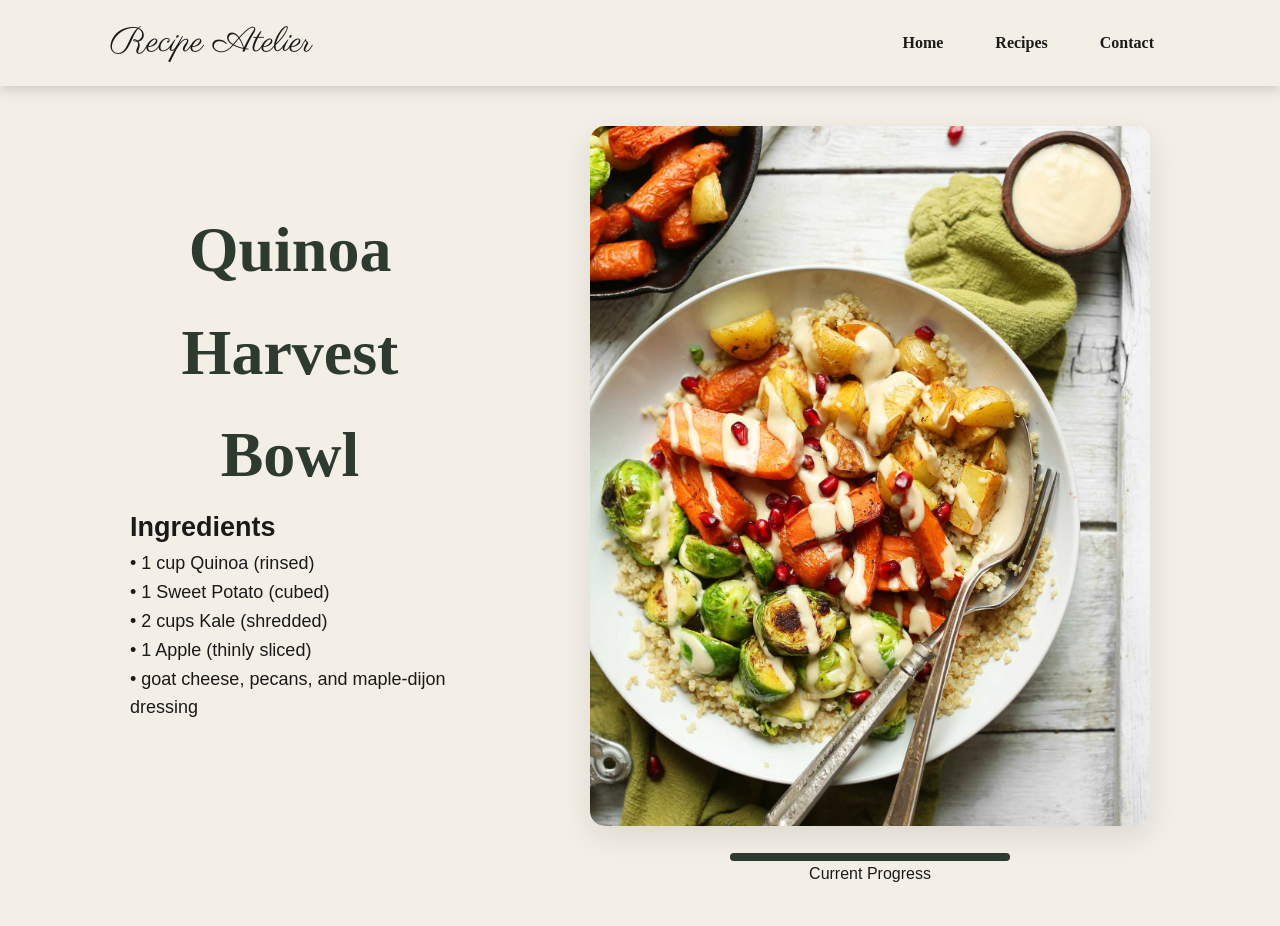
<file: recipes/quinoa-harvest-bowl.html>
<!DOCTYPE html>
<html lang="en">

<head>
  <meta charset="UTF-8">
  <meta name="viewport" content="width=device-width, initial-scale=1.0">
  <title>Recipe Atelier - Quinoa Harvest Bowl</title>
  <link rel="stylesheet" href="../styles.css">
  <link href="https://fonts.googleapis.com/css2?family=Parisienne&display=swap" rel="stylesheet">
</head>

<body class="recipe-details">
  <nav>
    <div class="nav-container">
      <span class="logo">Recipe Atelier</span>
      <ul>
        <li><a href="../index.html">Home</a></li>
        <li><a href="../recipes.html">Recipes</a></li>
        <li><a href="../contact.html">Contact</a></li>
      </ul>
    </div>
  </nav>
  <main class="content-wrapper">
    <article class="instructions-container">
      <div class="step">
        <section class="recipe-instruction-step">
          <h1>Quinoa Harvest Bowl</h1>
          <h2>Ingredients</h2>
          <p>• 1 cup Quinoa (rinsed)</p>
          <p>• 1 Sweet Potato (cubed)</p>
          <p>• 2 cups Kale (shredded)</p>
          <p>• 1 Apple (thinly sliced)</p>
          <p>• goat cheese, pecans, and maple-dijon dressing</p>
        </section>
        <br>
      </div>
      <div class="step">
        <section class="recipe-instruction-step">
          <h2>Step 1: The Dual Cook</h2>
          <p>• Roast cubed sweet potatoes at 400°F (200°C) with olive oil and cinnamon for 20 minutes.</p>
          <p>• Simultaneously, simmer quinoa in water (1:2 ratio) for 15 minutes, then let it rest covered.</p>
        </section>
        <aside class="extra-details">
          <h2>Extra Details</h2>
          <p>Starting these together is the key to efficiency. The 5-minute rest for the quinoa is non-negotiable; it
            allows the steam to finish the grain, ensuring it's fluffy rather than mushy. The cinnamon on the potatoes
            provides an earthy bridge between the savory kale and sweet apples.</p>
        </aside>
      </div>
      <div class="step">
        <section class="recipe-instruction-step">
          <h2>Step 2: Massage the Base</h2>
          <p>• Rub shredded kale with a splash of olive oil and salt for 2 minutes until dark and soft.</p>
          <p>• Whisk the maple syrup, Dijon, and apple cider vinegar to create the vinaigrette.</p>
        </section>
        <aside class="extra-details">
          <h2>Extra Details</h2>
          <p>Massaging kale isn't just a trend—it's a chemical necessity. Physical friction breaks down the tough
            cellulose walls that make raw kale hard to digest and bitter. You are looking for the leaves to turn a
            vibrant, translucent forest green.</p>
        </aside>
      </div>
      <div class="step">
        <section class="recipe-instruction-step">
          <h2>Step 3: Build the Bowl</h2>
          <p>• Layer the warm quinoa and kale, then top with roasted potatoes, apples, nuts, and cheese.</p>
          <p>• Drizzle generously with dressing and serve immediately.</p>
        </section>
        <aside class="extra-details">
          <h2>Extra Details</h2>
          <p>The "Harvest" style relies on a mix of temperatures. The warmth of the quinoa slightly melts the goat
            cheese, while the raw apples provide a cold, crisp snap. If you're packing this for later, keep the dressing
            separate to maintain the textural contrast.</p>
        </aside>
      </div>
    </article>
    <aside class="visual-sidebar">
      <figure>
        <img src="../images/quinoa-harvest-bowl-detail.jpeg" alt="Quinoa Harvest Bowl" class="recipe-image">
      </figure>
      <div class="progress-container">
        <div class="progress-bar"></div>
      </div>
      <p>Current Progress</p>
    </aside>
  </main>
</body>

</html>
</file>
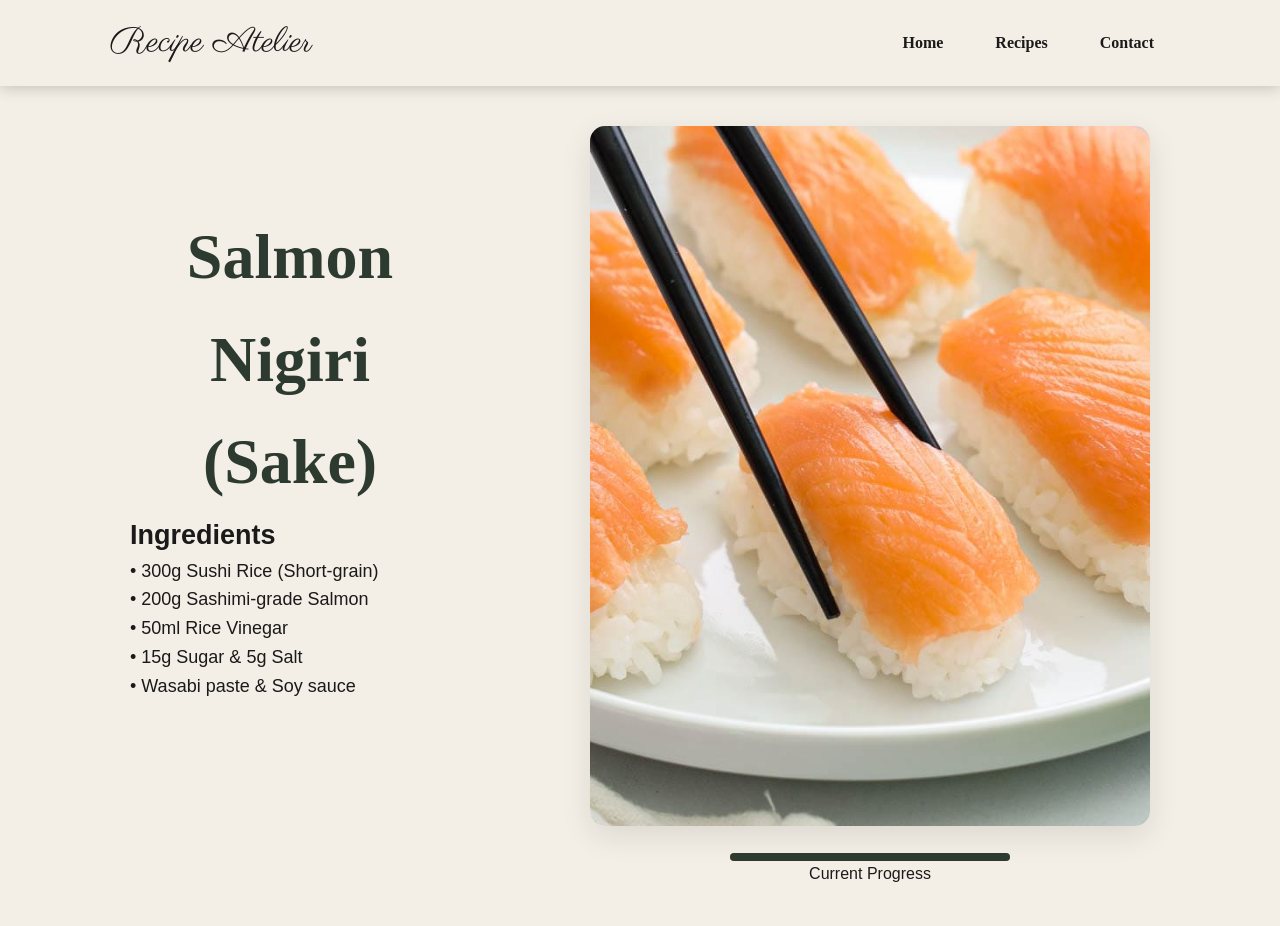
<file: recipes/salmon-nigiri.html>
<!DOCTYPE html>
<html lang="en">

<head>
    <meta charset="UTF-8">
    <meta name="viewport" content="width=device-width, initial-scale=1.0">
    <title>Recipe Atelier - Salmon Nigiri</title>
    <link rel="stylesheet" href="../styles.css">
    <link href="https://fonts.googleapis.com/css2?family=Parisienne&display=swap" rel="stylesheet">
</head>

<body class="recipe-details">
    <nav>
        <div class="nav-container">
            <span class="logo">Recipe Atelier</span>
            <ul>
                <li><a href="../index.html">Home</a></li>
                <li><a href="../recipes.html">Recipes</a></li>
                <li><a href="../contact.html">Contact</a></li>
            </ul>
        </div>
    </nav>
    <main class="content-wrapper">
        <article class="instructions-container">
            <div class="step">
                <section class="recipe-instruction-step">
                    <h1>Salmon Nigiri (Sake)</h1>
                    <h2>Ingredients</h2>
                    <p>• 300g Sushi Rice (Short-grain)</p>
                    <p>• 200g Sashimi-grade Salmon</p>
                    <p>• 50ml Rice Vinegar</p>
                    <p>• 15g Sugar & 5g Salt</p>
                    <p>• Wasabi paste & Soy sauce</p>
                </section>
                <br>
            </div>
            <div class="step">
                <section class="recipe-instruction-step">
                    <h2>Step 1: Prepare the Sushi Rice</h2>
                    <p>• Wash rice until water runs clear. Cook with slightly less water than usual for a firmer grain.
                    </p>
                    <p>• While hot, fold in the vinegar, sugar, and salt mixture using a slicing motion.</p>
                    <p>• Let the rice cool to body temperature under a damp cloth.</p>
                </section>
                <aside class="extra-details">
                    <h2>Extra Details</h2>
                    <p>In Japan, the rice (Shari) is considered more important than the fish. Using a "slicing" motion
                        with a wooden paddle prevents mashing the grains. The goal is "Shin-ari"—rice that is firm on
                        the inside but fluffy on the outside.</p>
                </aside>
            </div>
            <div class="step">
                <section class="recipe-instruction-step">
                    <h2>Step 2: Slice the Salmon (Neta)</h2>
                    <p>• Use a very sharp knife to cut the salmon across the grain.</p>
                    <p>• Aim for slices about 1cm thick, 5cm long, and 3cm wide.</p>
                    <p>• Keep the fish chilled until the exact moment of assembly.</p>
                </section>
                <aside class="extra-details">
                    <h2>Extra Details</h2>
                    <p>Cutting against the grain breaks down the connective tissue, making the salmon melt in your
                        mouth. Traditional chefs use a single, long pulling stroke. Avoid "sawing" the fish, as it
                        bruises the delicate fats.</p>
                </aside>
            </div>
            <div class="step">
                <section class="recipe-instruction-step">
                    <h2>Step 3: Form the Rice Ball</h2>
                    <p>• Dampen your hands with "Tezu" (vinegar water) to prevent sticking.</p>
                    <p>• Pick up roughly 20g of rice and gently shape it into a small oblong cylinder.</p>
                    <p>• Do not squeeze too hard; the rice should hold together but remain airy.</p>
                </section>
                <aside class="extra-details">
                    <h2>Extra Details</h2>
                    <p>A perfect nigiri ball should contain enough air that if you dropped it into water, it would
                        float. If you pack it too tightly, the texture becomes gummy and masks the flavor of the salmon.
                    </p>
                </aside>
            </div>
            <div class="step">
                <section class="recipe-instruction-step">
                    <h2>Step 4: The Assembly</h2>
                    <p>• Place a slice of salmon in your left palm and dab a tiny amount of wasabi in the center.</p>
                    <p>• Place the rice ball on top of the salmon.</p>
                    <p>• Use your thumb and fingers to press the sides and top, molding the fish around the rice.</p>
                </section>
                <aside class="extra-details">
                    <h2>Extra Details</h2>
                    <p>The wasabi acts as "glue" between the fish and rice. When pressing, use a light touch. The warmth
                        of your hands should just barely begin to soften the salmon fats without "cooking" the exterior.
                    </p>
                </aside>
            </div>
            <div class="step">
                <section class="recipe-instruction-step">
                    <h2>Step 5: Garnish and Serve</h2>
                    <p>• Lightly brush the top with a tiny amount of soy sauce or leave plain.</p>
                    <p>• Serve immediately with pickled ginger (Gari) on the side.</p>
                </section>
                <aside class="extra-details">
                    <h2>Extra Details</h2>
                    <p>Nigiri is designed to be eaten in one bite. If dipping in soy sauce, flip the piece so only the
                        fish touches the liquid. Dipping the rice will cause the nigiri to fall apart and over-salt the
                        grain.</p>
                </aside>
            </div>
        </article>
        <aside class="visual-sidebar">
            <figure>
                <img src="../images/salmon-nigiri-detail.jpeg" alt="Salmon Nigiri" class="recipe-image">
            </figure>
            <div class="progress-container">
                <div class="progress-bar"></div>
            </div>
            <p>Current Progress</p>
        </aside>
    </main>
</body>

</html>
</file>
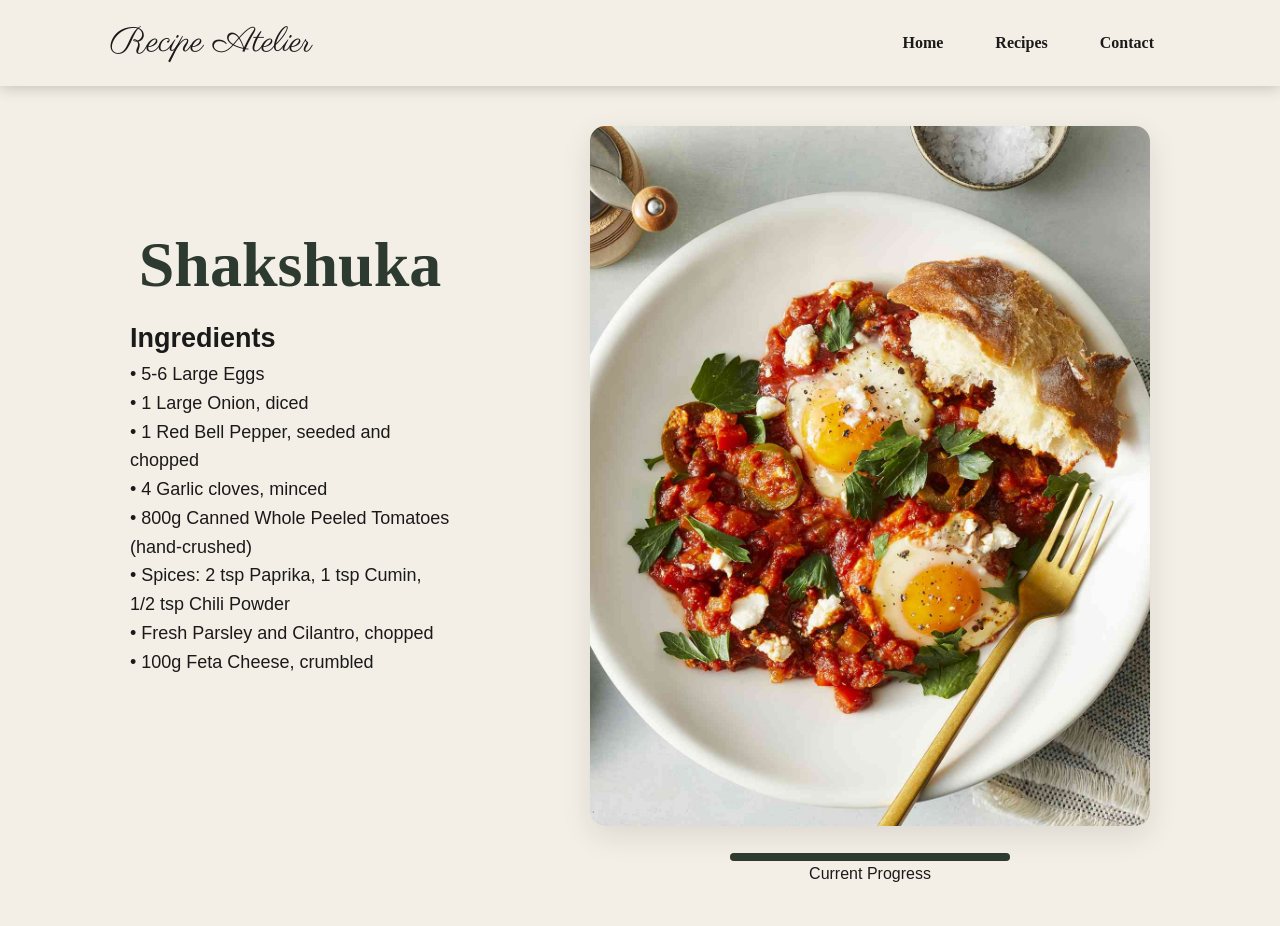
<file: recipes/shakshuka.html>
<!DOCTYPE html>
<html lang="en">

<head>
    <meta charset="UTF-8">
    <meta name="viewport" content="width=device-width, initial-scale=1.0">
    <title>Recipe Atelier - Shakshuka</title>
    <link rel="stylesheet" href="../styles.css">
    <link href="https://fonts.googleapis.com/css2?family=Parisienne&display=swap" rel="stylesheet">
</head>

<body class="recipe-details">
    <nav>
        <div class="nav-container">
            <span class="logo">Recipe Atelier</span>
            <ul>
                <li><a href="../index.html">Home</a></li>
                <li><a href="../recipes.html">Recipes</a></li>
                <li><a href="../contact.html">Contact</a></li>
            </ul>
        </div>
    </nav>
    <main class="content-wrapper">
        <article class="instructions-container">
            <div class="step">
                <section class="recipe-instruction-step">
                    <h1>Shakshuka</h1>
                    <h2>Ingredients</h2>
                    <p>• 5-6 Large Eggs</p>
                    <p>• 1 Large Onion, diced</p>
                    <p>• 1 Red Bell Pepper, seeded and chopped</p>
                    <p>• 4 Garlic cloves, minced</p>
                    <p>• 800g Canned Whole Peeled Tomatoes (hand-crushed)</p>
                    <p>• Spices: 2 tsp Paprika, 1 tsp Cumin, 1/2 tsp Chili Powder</p>
                    <p>• Fresh Parsley and Cilantro, chopped</p>
                    <p>• 100g Feta Cheese, crumbled</p>
                </section>
                <br>
            </div>
            <div class="step">
                <section class="recipe-instruction-step">
                    <h2>Step 1: Sauté the Aromatics</h2>
                    <p>• Heat olive oil in a deep skillet or cast iron pan over medium heat.</p>
                    <p>• Add the onions and bell peppers. Cook for about 8–10 minutes until they are soft and beginning
                        to caramelize.</p>
                    <p>• Stir in the garlic and spices (paprika, cumin, chili) and cook for 1 minute until fragrant.</p>
                </section>
                <aside class="extra-details">
                    <h2>Extra Details</h2>
                    <p>The secret to a rich shakshuka is the "sweetness" of the peppers and onions. Don't rush this
                        stage; you want the vegetables to lose their crunch and form a jammy consistency. Toasting the
                        dry spices in the oil (blooming) releases their fat-soluble flavors, creating a much deeper
                        aromatic profile.</p>
                </aside>
            </div>
            <div class="step">
                <section class="recipe-instruction-step">
                    <h2>Step 2: Reduce the Sauce</h2>
                    <p>• Pour in the crushed tomatoes and their juices. Season with salt and a pinch of sugar.</p>
                    <p>• Simmer uncovered for 15 minutes until the sauce thickens and the oil starts to separate at the
                        edges.</p>
                </section>
                <aside class="extra-details">
                    <h2>Extra Details</h2>
                    <p>You are looking for a thick, chunky sauce that can hold its own shape. If the sauce is too
                        watery, the eggs will boil rather than poach, and the whites will spread too thin. The pinch of
                        sugar is a traditional trick to balance the high acidity of the canned tomatoes.</p>
                </aside>
            </div>
            <div class="step">
                <section class="recipe-instruction-step">
                    <h2>Step 3: Create the Wells</h2>
                    <p>• Use the back of a large spoon to make 5 or 6 small "wells" or indentations in the tomato sauce.
                    </p>
                    <p>• Carefully crack an egg into each well.</p>
                </section>
                <aside class="extra-details">
                    <h2>Extra Details</h2>
                    <p>By creating these "nests," you ensure the eggs stay in place and are surrounded by the heat of
                        the sauce. For extra safety, crack each egg into a small ramekin first before sliding it into
                        the sauce to avoid any broken yolks or stray shells.</p>
                </aside>
            </div>
            <div class="step">
                <section class="recipe-instruction-step">
                    <h2>Step 4: The Gentle Poach</h2>
                    <p>• Turn the heat to low. Cover the pan with a lid.</p>
                    <p>• Cook for 5–8 minutes, or until the egg whites are set but the yolks are still runny.</p>
                </section>
                <aside class="extra-details">
                    <h2>Extra Details</h2>
                    <p>This is the most delicate part of the process. The residual heat and steam trapped by the lid
                        will cook the tops of the whites. Keep a close eye on them; the difference between a perfect
                        runny yolk and a hard-boiled one is often just 60 seconds.</p>
                </aside>
            </div>
            <div class="step">
                <section class="recipe-instruction-step">
                    <h2>Step 5: Garnish and Dip</h2>
                    <p>• Sprinkle the crumbled feta and fresh herbs over the top.</p>
                    <p>• Serve immediately in the pan with warm pita, challah, or crusty sourdough bread.</p>
                </section>
                <aside class="extra-details">
                    <h2>Extra Details</h2>
                    <p>Shakshuka is meant to be communal. The bread isn't just a side; it's your utensil. The saltiness
                        of the feta provides a perfect contrast to the warm, earthy spices of the sauce. Enjoy it while
                        the yolks are warm and liquid gold.</p>
                </aside>
            </div>
        </article>
        <aside class="visual-sidebar">
            <figure>
                <img src="../images/shakshuka-detail.jpeg" alt="Shakshuka" class="recipe-image">
            </figure>
            <div class="progress-container">
                <div class="progress-bar"></div>
            </div>
            <p>Current Progress</p>
        </aside>
    </main>
</body>

</html>
</file>
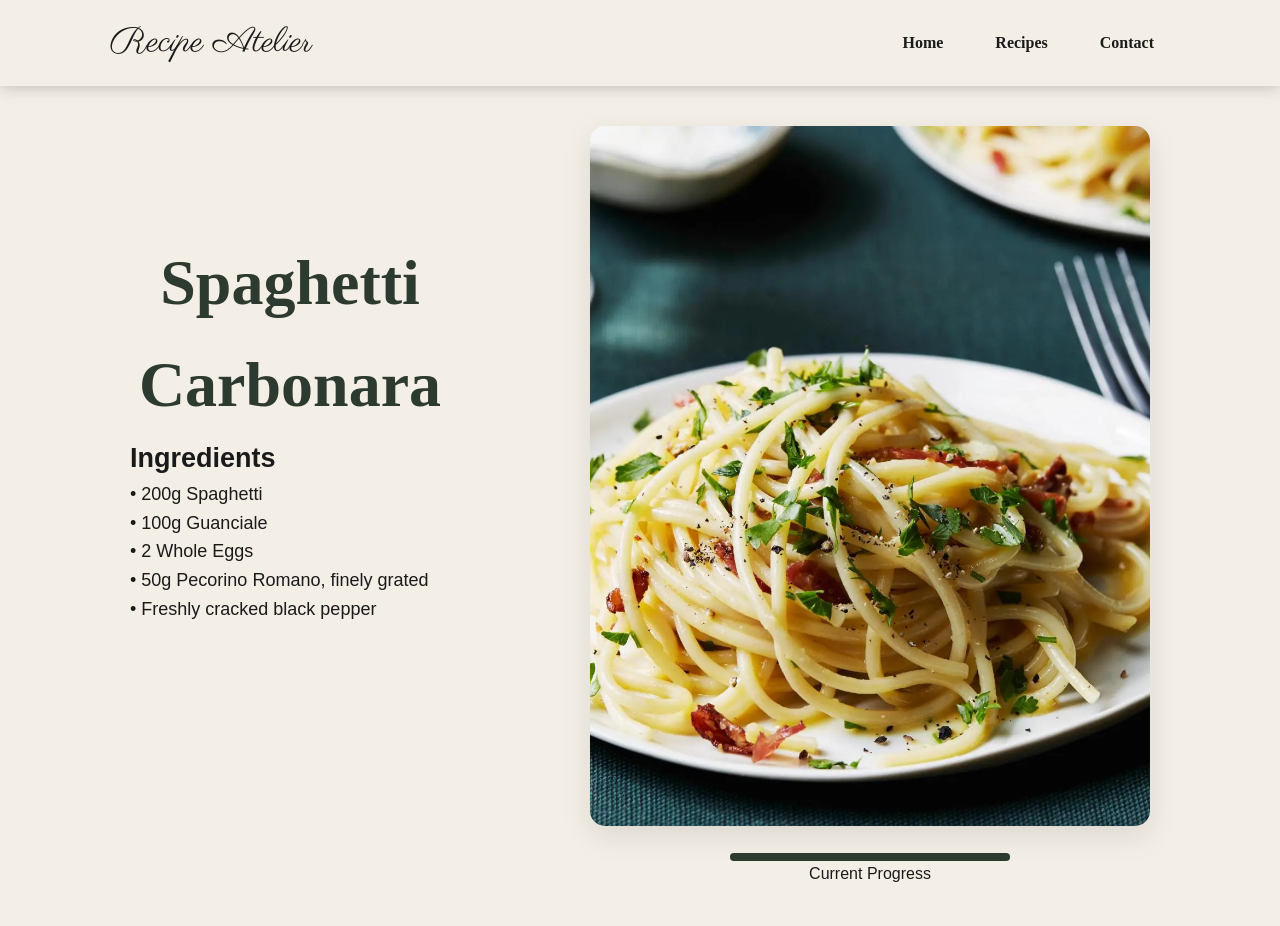
<file: recipes/spaghetti-carbonara.html>
<!DOCTYPE html>
<html lang="en">

<head>
    <meta charset="UTF-8">
    <meta name="viewport" content="width=device-width, initial-scale=1.0">
    <title>Recipe Atelier - Spaghetti Carbonara</title>
    <link rel="stylesheet" href="../styles.css">
    <link href="https://fonts.googleapis.com/css2?family=Parisienne&display=swap" rel="stylesheet">
</head>

<body class="recipe-details">
    <nav>
        <div class="nav-container">
            <span class="logo">Recipe Atelier</span>
            <ul>
                <li><a href="../index.html">Home</a></li>
                <li><a href="../recipes.html">Recipes</a></li>
                <li><a href="../contact.html">Contact</a></li>
            </ul>
        </div>
    </nav>
    <main class="content-wrapper">
        <article class="instructions-container">
            <div class="step">
                <section class="recipe-instruction-step">
                    <h1>Spaghetti Carbonara</h1>
                    <h2>Ingredients</h2>
                    <p>• 200g Spaghetti</p>
                    <p>• 100g Guanciale</p>
                    <p>• 2 Whole Eggs</p>
                    <p>• 50g Pecorino Romano, finely grated</p>
                    <p>• Freshly cracked black pepper</p>
                </section>
                <br>
            </div>
            <div class="step">
                <section class="recipe-instruction-step">
                    <h2>Step 1: Cook the Pasta</h2>
                    <p>• Bring a large pot of water to a rolling boil. Salt it generously.
                        It should taste like the sea.</p>
                    <p>• Add the spaghetti and cook until just al dente according to the package instructions.</p>
                    <p>• Reserve about 1 cup of pasta water before draining.</p>
                </section>
                <aside class="extra-details">
                    <h2>Extra Details</h2>
                    <p>In Rome, they say the pasta water is your hidden ingredient.
                        The starch in it is what binds everything together later,
                        without cream and without butter. When salting the water,
                        do not be shy. This is your only chance to season the pasta
                        itself. Carbonara relies on balance, not heavy sauces.</p>
                </aside>
            </div>
            <div class="step">
                <section class="recipe-instruction-step">
                    <h2>Step 2: Render the Guanciale</h2>
                    <p>• Place the guanciale in a cold skilley, then turn the heat to medium.</p>
                    <p>• Cook slowly until the fat renders out and the meat becomes golden and slightly crispy, about 5
                        to 7 minutes</p>
                    <p>• Turn off the heat once done, but keep the guanciale in the pan.</p>
                </section>
                <aside class="extra-details">
                    <h2>Extra Details</h2>
                    <p>Starting with a cold pan allows the fat to render gradually instead of searing too quickly.
                        Guanciale is cured pork cheek. It is richer and silkier than pancetta or bacon. If you listen
                        closely, the sizzling sound changes when it is ready. It becomes sharper as the moisture cooks
                        off and only fat remains.</p>
                </aside>
            </div>
            <div class="step">
                <section class="recipe-instruction-step">
                    <h2>Step 3: Make the Egg and Cheese Mixture</h2>
                    <p>• In a bowl, whisk together:</p>
                    <p style="padding-left: 20px;">• 2 whole eggs</p>
                    <p style="padding-left: 20px;">• Finely grated Pecorino Romano</p>
                    <p style="padding-left: 20px;">• A generous amount of freshly cracked black pepper</p>
                    <p>• Mix until smooth and creamy</p>
                </section>
                <aside class="extra-details">
                    <h2>Extra Details</h2>
                    <p>The black pepper is not just seasoning. It is part of the identity of carbonara. Some say the
                        dish was named after charcoal workers, referencing the specks of black pepper resembling coal
                        dust. Use finely grated cheese so it melts seamlessly. Large shreds will not emulsify properly.
                    </p>
                </aside>
            </div>
            <div class="step">
                <section class="recipe-instruction-step">
                    <h2>Step 4: Combine, The Crucial Moment</h2>
                    <p>• Add the drained spaghetti directly into the pan with the guanciale while the heat is off. Toss
                        to coat the pasta in the rendered fat.</p>
                    <p>• Wait about 30 to 60 seconds so the pasta cools slightly.</p>
                    <p>• Pour the egg and cheese mixture over the pasta and toss vigorously.</p>
                    <p>• Add small splashes of reserved pasta water as needed, stirring constantly, until a silky,
                        glossy sauce forms that clings to the noodles.</p>
                </section>
                <aside class="extra-details">
                    <h2>Extra Details</h2>
                    <p>This is the moment that separates good carbonara from scrambled eggs with pasta. The residual
                        heat of the pasta cooks the eggs gently into a creamy sauce. No cream is required.
                        If it looks too thick, add a tablespoon of pasta water. If too loose, toss more and let it
                        tighten. You are aiming for velvety, not watery. The sauce should coat each strand like satin.
                    </p>
                </aside>
            </div>
            <div class="step">
                <section class="recipe-instruction-step">
                    <h2>Step 5: Finish and Serve Immediately</h2>
                    <p>• Plate immediately. Top with extra Pecorino Romano and more cracked black pepper.</p>
                    <p>• Serve hot.</p>
                </section>
                <aside class="extra-details">
                    <h2>Extra Details</h2>
                    <p>Carbonara waits for no one. It is best eaten immediately while the sauce is at peak silkiness. In
                        traditional Roman trattorias, you will often see it served simply, with no parsley, no garlic,
                        and no cream. The beauty is in restraint.</p>
                </aside>
            </div>
        </article>
        <aside class="visual-sidebar">
            <figure>
                <img src="../images/spaghetti-carbonara-detail.jpeg" alt="Spaghetti Carbonara" class="recipe-image">
            </figure>
            <div class="progress-container">
                <div class="progress-bar"></div>
            </div>
            <p>Current Progress</p>
        </aside>
    </main>
</body>

</html>
</file>
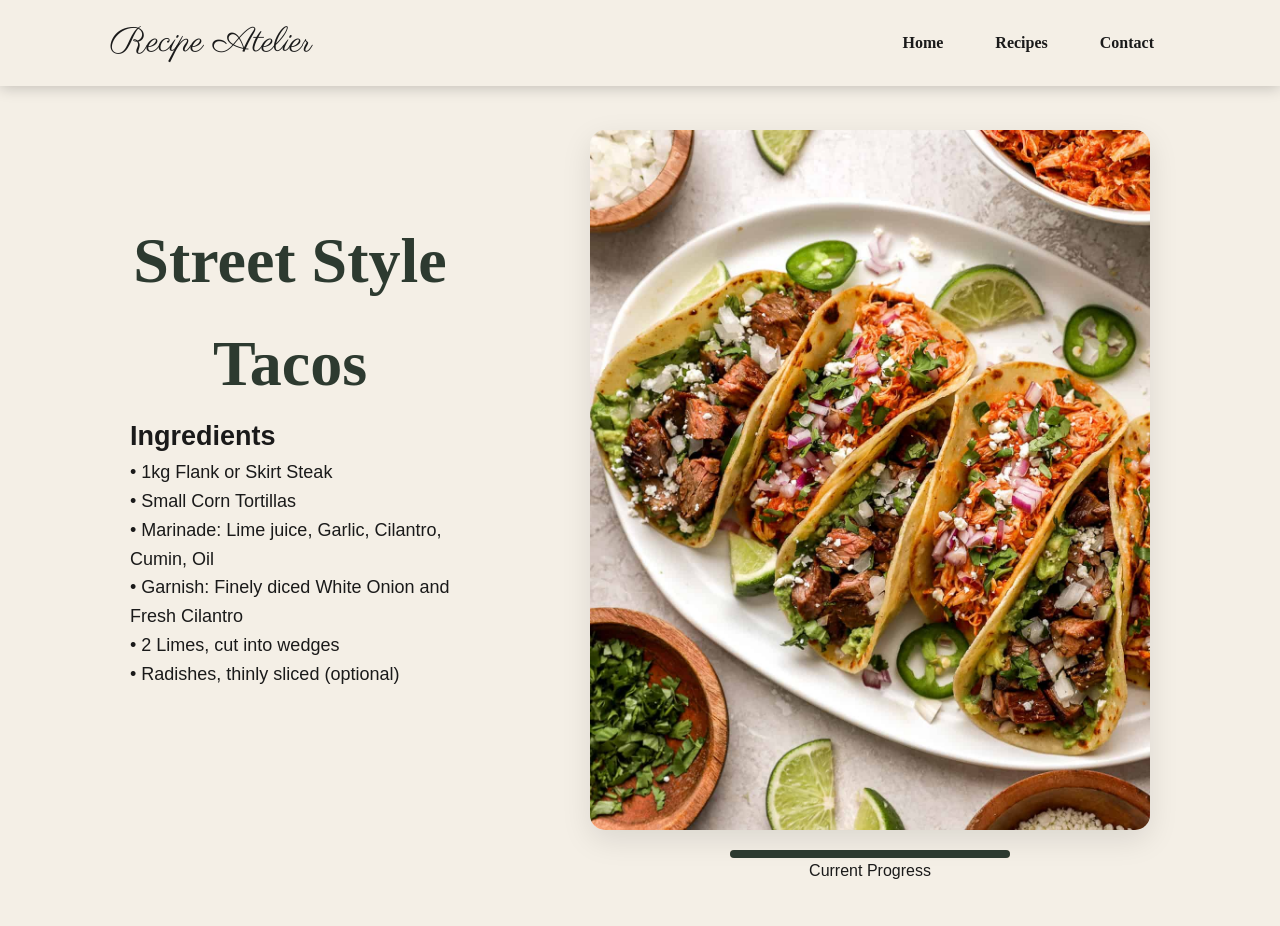
<file: recipes/street-style-tacos.html>
<!DOCTYPE html>
<html lang="en">

<head>
    <meta charset="UTF-8">
    <meta name="viewport" content="width=device-width, initial-scale=1.0">
    <title>Recipe Atelier - Street Style Tacos</title>
    <link rel="stylesheet" href="../styles.css">
    <link href="https://fonts.googleapis.com/css2?family=Parisienne&display=swap" rel="stylesheet">
</head>

<body class="recipe-details">
    <nav>
        <div class="nav-container">
            <span class="logo">Recipe Atelier</span>
            <ul>
                <li><a href="../index.html">Home</a></li>
                <li><a href="../recipes.html">Recipes</a></li>
                <li><a href="../contact.html">Contact</a></li>
            </ul>
        </div>
    </nav>
    <main class="content-wrapper">
        <article class="instructions-container">
            <div class="step">
                <section class="recipe-instruction-step">
                    <h1>Street Style Tacos</h1>
                    <h2>Ingredients</h2>
                    <p>• 1kg Flank or Skirt Steak</p>
                    <p>• Small Corn Tortillas</p>
                    <p>• Marinade: Lime juice, Garlic, Cilantro, Cumin, Oil</p>
                    <p>• Garnish: Finely diced White Onion and Fresh Cilantro</p>
                    <p>• 2 Limes, cut into wedges</p>
                    <p>• Radishes, thinly sliced (optional)</p>
                </section>
                <br>
            </div>
            <div class="step">
                <section class="recipe-instruction-step">
                    <h2>Step 1: The Acidic Marinade</h2>
                    <p>• Combine lime juice, oil, garlic, and spices. Marinate the steak for 1 to 4 hours.</p>
                    <p>• Before cooking, remove from marinade and pat the surface dry.</p>
                </section>
                <aside class="extra-details">
                    <h2>Extra Details</h2>
                    <p>The citrus juice acts as a chemical tenderizer, breaking down the tough fibers of the flank
                        steak. However, don't exceed 4 hours, or the acid will turn the exterior of the meat mushy.
                        Patting the meat dry is essential—if it's wet, it will steam in the pan instead of getting that
                        charred, smoky crust.</p>
                </aside>
            </div>
            <div class="step">
                <section class="recipe-instruction-step">
                    <h2>Step 2: The High-Char Sear</h2>
                    <p>• Heat a cast-iron skillet or griddle until it is screaming hot.</p>
                    <p>• Cook the steak for 3–5 minutes per side until charred on the outside but medium-rare inside.
                    </p>
                </section>
                <aside class="extra-details">
                    <h2>Extra Details</h2>
                    <p>Authentic street tacos rely on "bits" of charred meat. This caramelization provides the savory
                        depth that defines Carne Asada. Use a high-smoke-point oil (like avocado oil) to avoid filling
                        your kitchen with acrid smoke while achieving that intense sear.</p>
                </aside>
            </div>
            <div class="step">
                <section class="recipe-instruction-step">
                    <h2>Step 3: The Rest and Dice</h2>
                    <p>• Let the steak rest for 5–10 minutes.</p>
                    <p>• Slice against the grain into thin strips, then rotate and dice into small 1/4 inch cubes.</p>
                </section>
                <aside class="extra-details">
                    <h2>Extra Details</h2>
                    <p>Dicing the meat into small cubes increases the surface area, allowing any juices and lime juice
                        added later to coat every single piece. Slicing "against the grain" (perpendicular to the muscle
                        fibers) ensures that every bite is tender and easy to chew.</p>
                </aside>
            </div>
            <div class="step">
                <section class="recipe-instruction-step">
                    <h2>Step 4: Blister the Tortillas</h2>
                    <p>• Dip a corn tortilla lightly in the meat juices (or a drop of oil) and place on the hot griddle.
                    </p>
                    <p>• Heat for 30 seconds per side until slightly charred and pliable.</p>
                </section>
                <aside class="extra-details">
                    <h2>Extra Details</h2>
                    <p>Corn tortillas are fragile when cold. Heating them on a dry or lightly oiled pan "cures" the
                        masa, making them flexible so they don't crack under the weight of the fillings. Doubling up the
                        tortillas is the traditional "street style" move—it prevents the taco from falling apart if the
                        first layer gets soaked with salsa.</p>
                </aside>
            </div>
            <div class="step">
                <section class="recipe-instruction-step">
                    <h2>Step 5: Assemble and Garnish</h2>
                    <p>• Place a generous spoonful of meat on the doubled tortillas.</p>
                    <p>• Top with the raw onion and cilantro mix. Serve with a lime wedge and radish slices.</p>
                </section>
                <aside class="extra-details">
                    <h2>Extra Details</h2>
                    <p>In a true street taco, the meat is the star, and the onion/cilantro mix provides a sharp, fresh
                        contrast to the heavy fat of the beef. No cheese, no lettuce, no sour cream—the beauty is in the
                        restraint. Squeeze the lime over just before your first bite to brighten all the flavors.</p>
                </aside>
            </div>
        </article>
        <div class="visual-sidebar">
            <figure></figure>
                <img src="../images/street-style-tacos-detail.jpeg" alt="Street Style Tacos" class="recipe-image">
            </figure>
            <div class="progress-container">
                <div class="progress-bar"></div>
            </div>
            <p>Current Progress</p>
        </div>
    </main>
</body>

</html>
</file>
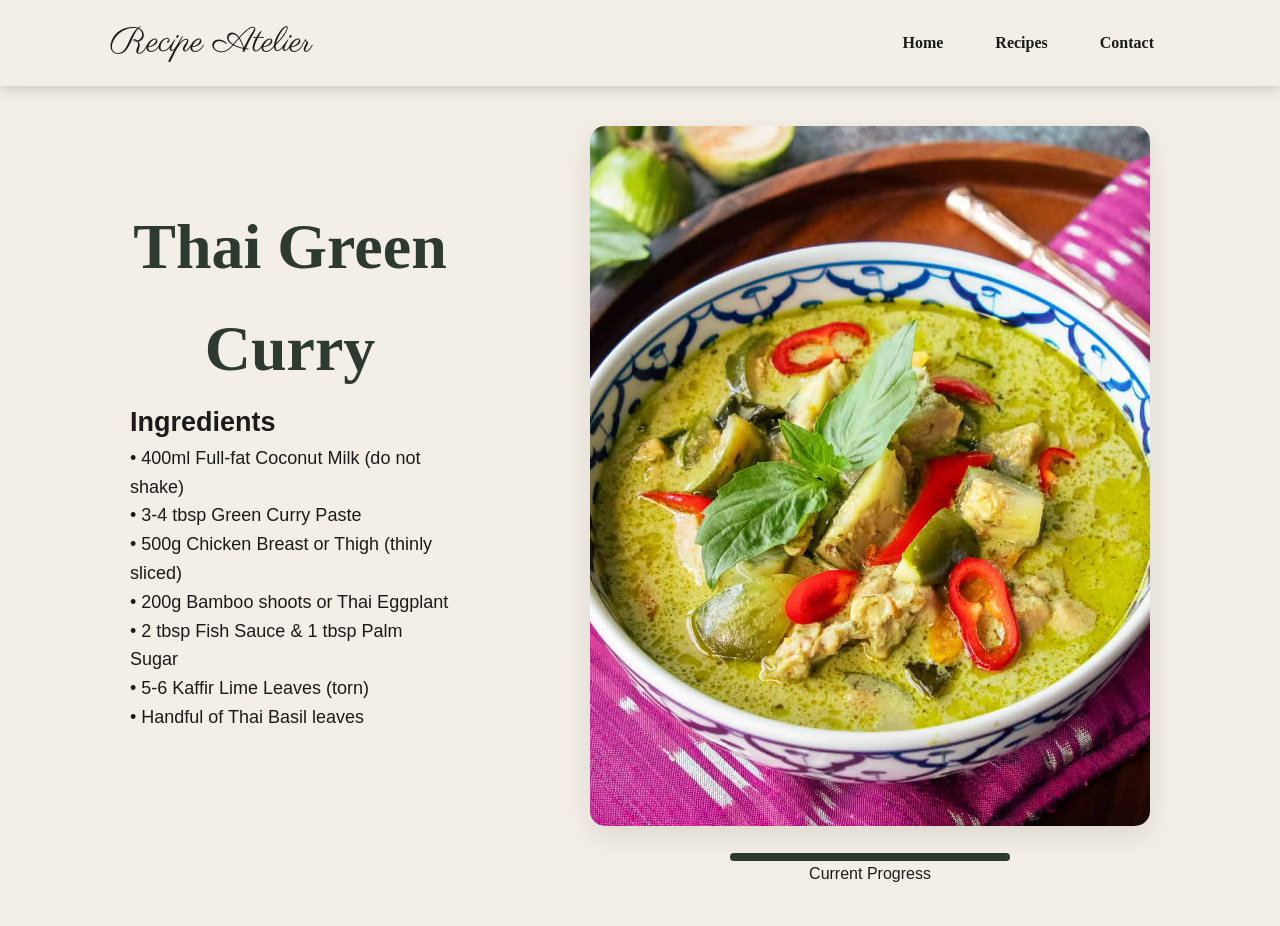
<file: recipes/thai-green-curry.html>
<!DOCTYPE html>
<html lang="en">

<head>
    <meta charset="UTF-8">
    <meta name="viewport" content="width=device-width, initial-scale=1.0">
    <title>Recipe Atelier - Thai Green Curry</title>
    <link rel="stylesheet" href="../styles.css">
    <link href="https://fonts.googleapis.com/css2?family=Parisienne&display=swap" rel="stylesheet">
</head>

<body class="recipe-details">
    <nav>
        <div class="nav-container">
            <span class="logo">Recipe Atelier</span>
            <ul>
                <li><a href="../index.html">Home</a></li>
                <li><a href="../recipes.html">Recipes</a></li>
                <li><a href="../contact.html">Contact</a></li>
            </ul>
        </div>
    </nav>
    <main class="content-wrapper">
        <article class="instructions-container">
            <div class="step">
                <section class="recipe-instruction-step">
                    <h1>Thai Green Curry</h1>
                    <h2>Ingredients</h2>
                    <p>• 400ml Full-fat Coconut Milk (do not shake)</p>
                    <p>• 3-4 tbsp Green Curry Paste</p>
                    <p>• 500g Chicken Breast or Thigh (thinly sliced)</p>
                    <p>• 200g Bamboo shoots or Thai Eggplant</p>
                    <p>• 2 tbsp Fish Sauce & 1 tbsp Palm Sugar</p>
                    <p>• 5-6 Kaffir Lime Leaves (torn)</p>
                    <p>• Handful of Thai Basil leaves</p>
                </section>
                <br>
            </div>
            <div class="step">
                <section class="recipe-instruction-step">
                    <h2>Step 1: Crack the Coconut Cream</h2>
                    <p>• Spoon the thick, solid coconut cream from the top of the can into a wok or large pan.</p>
                    <p>• Heat over medium-high until it bubbles, reduces, and the oil begins to separate (crack) from
                        the solids.</p>
                </section>
                <aside class="extra-details">
                    <h2>Extra Details</h2>
                    <p>In authentic Thai cooking, we don't use vegetable oil. We "crack" the coconut milk to use the
                        natural coconut oil as our frying medium. You'll know it's ready when you see small pools of
                        clear oil forming and it smells intensely of coconut. This is the foundation of a glossy, rich
                        curry.</p>
                </aside>
            </div>
            <div class="step">
                <section class="recipe-instruction-step">
                    <h2>Step 2: Fry the Paste</h2>
                    <p>• Add the green curry paste to the cracked oil.</p>
                    <p>• Fry for 2–3 minutes, stirring constantly, until the paste is fragrant and deeply green.</p>
                </section>
                <aside class="extra-details">
                    <h2>Extra Details</h2>
                    <p>Frying the paste "blooms" the herbs—lemongrass, galangal, and green chilies. If you simply boil
                        the paste in the milk, the flavor will be flat and raw. You want to fry it until the pungent
                        aroma fills the room, but be careful not to burn the delicate shallots and garlic inside the
                        paste.</p>
                </aside>
            </div>
            <div class="step">
                <section class="recipe-instruction-step">
                    <h2>Step 3: Season and Simmer</h2>
                    <p>• Add the chicken and toss to coat in the paste. Cook until the exterior is no longer pink.</p>
                    <p>• Pour in the remaining coconut milk and a splash of water (or chicken stock).</p>
                    <p>• Stir in the fish sauce, palm sugar, torn kaffir lime leaves, and vegetables.</p>
                </section>
                <aside class="extra-details">
                    <h2>Extra Details</h2>
                    <p>Thai cuisine is all about the balance of four flavors: Salty (fish sauce), Sweet (palm sugar),
                        Spicy (chili in the paste), and Sour (lime added at the end). Tearing the kaffir lime leaves
                        releases their citrus oils more effectively than slicing them would.</p>
                </aside>
            </div>
            <div class="step">
                <section class="recipe-instruction-step">
                    <h2>Step 4: The Final Infusion</h2>
                    <p>• Simmer for 5–7 minutes until the chicken is cooked through and vegetables are tender-crisp.</p>
                    <p>• Turn off the heat. Stir in the Thai basil leaves immediately.</p>
                </section>
                <aside class="extra-details">
                    <h2>Extra Details</h2>
                    <p>Thai basil is different from Italian basil; it has a distinct licorice or anise-like flavor. We
                        add it at the very end because the residual heat is enough to wilt it. Boiling the basil would
                        destroy its delicate aroma and turn the leaves black.</p>
                </aside>
            </div>
            <div class="step">
                <section class="recipe-instruction-step">
                    <h2>Step 5: Serve with Jasmine Rice</h2>
                    <p>• Ladle the curry into bowls. Garnish with fresh chili slices or extra basil.</p>
                    <p>• Serve alongside steamed Jasmine rice to soak up the creamy sauce.</p>
                </section>
                <aside class="extra-details">
                    <h2>Extra Details</h2>
                    <p>Jasmine rice is the traditional accompaniment to Thai curries. Its slightly sticky texture helps
                        it cling to the sauce, while its floral aroma complements the fragrant curry. The rice should
                        be cooked separately to avoid diluting the curry sauce. The contrast of the fluffy rice and
                        rich curry is what makes this dish so satisfying.</p>
                </aside>
            </div>
        </article>
        <aside class="visual-sidebar">
            <figure>
                <img src="../images/thai-green-curry-detail.jpeg" alt="Thai Green Curry" class="recipe-image">
            </figure>
            <div class="progress-container">
                <div class="progress-bar"></div>
            </div>
            <p>Current Progress</p>
        </aside>
    </main>
</body>

</html>
</file>
<file: styles.css>
/* global variables */
:root {
    --primary-color: #2d3a30;
    --secondary-color: #c87941;
    --bg-color: #f4efe6;
    --text-main: #1a1a1a;
    --accent: #d6c7b1;
}

* {
    margin: 0;
    padding: 0;
    box-sizing: border-box;
}

/* page level styles */
html {
    scroll-behavior: smooth;
}

body {
    font-family: 'Inter', sans-serif;
    background-color: var(--bg-color);
    color: var(--text-main);
    line-height: 1.6;
}

body.recipe-details {
    margin: 0;
    overflow: hidden;
    height: 100vh;
    font-family: 'Inter', sans-serif;
    background-color: var(--bg-color);
    color: var(--text-main);
    line-height: 1.6;
}

/* navigation styles */
nav {
    background: var(--bg-color);
    backdrop-filter: blur(6px);
    position: sticky;
    top: 0;
    z-index: 100;
    padding: 15px 0;
    box-shadow: 0 2px 14px rgba(0, 0, 0, 0.2);
}

.nav-container {
    max-width: 1100px;
    margin: 0 auto;
    display: flex;
    justify-content: space-between;
    align-items: center;
    padding: 0 20px;
}

.logo {
    font-family: 'Parisienne', cursive;
    font-size: 2.2rem;
    color: var(--text-main);
    text-decoration: none;
}

nav ul {
    display: flex;
    list-style: none;
    margin: 0;
    padding: 0;
}

nav ul li {
    margin-left: 20px;
}

nav a {
    color: var(--text-main);
    text-decoration: none;
    font-weight: 600;
    font-size: 1rem;
    padding: 8px 16px;
    border-radius: 4px;
    transition: all 0.3s ease;
}

nav a:hover {
    background-color: var(--secondary-color);
    color: #ffffff;
    box-shadow: 0 2px 8px rgba(0, 0, 0, 0.2);
}

nav a.active {
    background-color: var(--secondary-color);
    color: #ffffff;
    box-shadow: 0 2px 8px rgba(0, 0, 0, 0.2);
}

/* typography */
h1, .recipe-story, .nav-container {
    font-family: 'Playfair Display', serif;
    color: var(--primary-color);
}

h1 {
    font-size: 4rem;
    margin: 40px 0 0 0;
    text-align: center;
}


.group {
    display: flex;
    align-items: center;
    justify-content: center;
    padding-right: 2em;
    gap: 2em;
    animation: spin 30s infinite linear;
}

/* carousel */
.carousel {
    padding: 25px 0 50px 0;
    margin: 30px auto 60px auto;
    max-width: min(75%, 1500px);
    display: flex;
    overflow-x: hidden;
    position: relative;
    -webkit-mask-image: linear-gradient(to right,
            transparent,
            black 15%,
            black 85%,
            transparent);
    mask-image: linear-gradient(to right,
            transparent,
            black 15%,
            black 85%,
            transparent);
}

.carousel:hover .group {
    animation-play-state: paused;
}

.carousel::-webkit-scrollbar {
    display: none;
}

/* recipes page styles */
.recipe-list-body h2 {
    font-family: 'Playfair Display', serif;
    color: var(--primary-color);
    font-size: 2rem;
    margin: 0 auto;
    text-align: center;
}

.step-text {
    font-family: 'Inter', sans-serif;
}

.hero {
    height: clamp(200px, 40vw, 350px);
    display: flex;
    flex-direction: column;
    justify-content: center;
    align-items: center;
    color: #fff;
    position: relative;
    overflow: hidden;
}

.hero::after {
    content: '';
    position: absolute;
    top: 0;
    left: 0;
    width: 100%;
    height: 100%;
    background-image: linear-gradient(0deg, #00000057 30%, #ffffff22 100%), url('images/hero.jpeg');
    background-size: cover;
    background-position: center;
    background-repeat: no-repeat;
    filter: blur(10px);
    transform: scale(1.1);
    z-index: -1;
}

.hero-text {
    font-family: "Parisienne", cursive;
    font-weight: 400;
    font-style: normal;
    color: var(--background-color);
    font-size: 4.5rem;
}

.hero-sub-text {
    font-family: "Parisienne", cursive;
    font-weight: 400;
    font-style: normal;
    color: var(--background-color);
    font-size: 3rem;
}

.recipe-card {
    flex: 0 0 250px;
    height: 350px;
    animation: fadeInUp 0.6s ease-out forwards;
}

.card-inner {
    height: 100%;
    border-radius: 20px;
    overflow: hidden;
    position: relative;
    box-shadow: 0 4px 10px rgba(0, 0, 0, 0.3);
    transition: all 0.3s ease;
    border: 2px solid #d4af37;
}

.card-inner img {
    width: 100%;
    height: 100%;
    object-fit: cover;
    display: block;
}

.card-inner::after {
    content: '';
    position: absolute;
    inset: 0;
    background: linear-gradient(0deg, #00000088 30%, #ffffff24 100%);
    pointer-events: none;
}

.card-inner .card-content {
    position: absolute;
    bottom: 20px;
    left: 20px;
    right: 20px;
    z-index: 2;
    color: white;
}

.card-inner h3 {
    margin: 0;
    font-size: 1.5rem;
    font-family: 'Inter', sans-serif;
    font-weight: 700;
    line-height: 1.1;
}

.card-inner:hover {
    transform: scale(1.05);
    box-shadow: 0 8px 20px rgba(0, 0, 0, 0.3);
}

.recipe-grid {
    display: grid;
    grid-template-columns: repeat(2, 1fr);
    gap: 30px;
    padding: 40px 20px;
    max-width: 1200px;
    margin: 0 auto;
}

.filter-bar {
    display: flex;
    justify-content: center;
    padding: 40px 0 10px 0;
}

.search {
    width: max-content;
    display: flex;
    align-items: center;
    padding: 14px;
    border-radius: 28px;
    background: var(--accent);
    width: 80%;
    max-width: 1000px;
    box-shadow: 0 2px 8px rgba(0, 0, 0, 0.2);
    transition: all 0.3s ease;
}

.search-input {
    font-size: 16px;
    color: var(--text-main);
    margin-left: 14px;
    outline: none;
    border: none;
    background: transparent;
    flex: 1;
}

.search-input::placeholder,
.search-icon {
    color: rgba(0, 0, 0, 0.4);
}

.search:focus-within {
    box-shadow: 0 2px 8px rgba(0, 0, 0, 0.16);
    scale: 1.02;
}

.card-extra {
    position: absolute;
    top: 0;
    right: 0;
    width: 60%;
    height: 100%;
    color: white;
    padding: 20px;
    z-index: 3;
    transform: translateX(100%);
    transition: transform 0.6s ease;
    display: flex;
    flex-direction: column;
    justify-content: center;
    gap: 10px;
    background: linear-gradient(0deg, #00000088 30%, #ffffff24 100%);
    backdrop-filter: blur(8px);
    -webkit-backdrop-filter: blur(8px);
}

.card-inner:hover .card-extra {
    transform: translateX(0);
}

.view-btn {
    background: var(--secondary-color);
    border: none;
    color: white;
    padding: 8px 12px;
    border-radius: 4px;
    cursor: pointer;
    font-weight: 600;
    margin-top: 10px;
}

.view-btn {
    background-color: var(--secondary-color);
    border: none;
    color: white;
    padding: 8px 12px;
    border-radius: 4px;
    cursor: pointer;
    font-weight: 600;
    margin-top: 10px;
    text-decoration: none;
    transition: all 0.3s ease;
    justify-content: center;
}

.view-btn:hover {
    background-color: var(--primary-color);
    scale: 1.05;
}

.content-wrapper {
    display: flex;
    max-width: 1200px;
    margin: auto;
    gap: 100px;
    height: calc(100vh - 60px);
    overflow-y: scroll;
    scroll-snap-type: y mandatory;
    -webkit-overflow-scrolling: touch;
    -ms-overflow-style: none;
    scrollbar-width: none;
    justify-content: center;
}

.recipe-page .content-wrapper::-webkit-scrollbar {
    display: none;
}

/* recipe details page styles */
.instructions-container {
    width: 30%;
}

.step {
    height: 100%;
    display: flex;
    flex-direction: column;
    justify-content: space-around;
    scroll-snap-align: start;
}

.visual-sidebar {
    width: 50%;
    height: 100%;
    position: sticky;
    top: 0;
    display: flex;
    flex-direction: column;
    align-items: center;
    justify-content: center;
    padding: 20px;
}

.recipe-image {
    width: 100%;
    max-width: 600px;
    aspect-ratio: 4 / 5;
    object-fit: cover;
    object-position: center;
    border-radius: 15px;
    box-shadow: 0 10px 30px rgba(0, 0, 0, 0.1);
}

.progress-container {
    width: 50%;
    height: 8px;
    background: var(--accent);
    margin-top: 20px;
    border-radius: 4px;
}

.progress-bar {
    height: 100%;
    background: var(--primary-color);
    width: 100%;
    border-radius: 4px;
    transform-origin: left;
    animation: grow-progress auto linear;
    animation-timeline: scroll();
}

.recipe-instruction-step {
    padding: 20px;
    border-radius: 10px;
    font-size: min(1.7vw, 18px);
}

.extra-details {
    color: grey;
    padding: 20px;
    border-radius: 10px;
    font-size: min(1.7vw, 16px);
}

.extra-details h2 {
    color: grey;
}

/* contact page css styles */
.contact-container {
    width: 90%;
    margin: 40px auto;
    border: 2px solid black;
    border-radius: 20px;
    padding: 40px;
    background-color: #f4efe6;
}

.contact-container h2 {
    text-align: center;
    margin-bottom: 40px;
}

.section-container {
    display: grid;
    grid-template-columns: 1fr 1fr;
    gap: 40px;
    align-items: start;
}

/* about section */
.about {
    margin-bottom: 10px;
}

.about p {
    line-height: 1.6;
}

/* contact form section */
.contact-form {
    display: flex;
    flex-direction: column;
    gap: 12px;
}

.contact-form input,
.contact-form textarea {
    width: 100%;
    padding: 10px;
    border-radius: 8px;
    border: 2px black;
    font-size: 14px;
}

.contact-form textarea {
    height: 90px;
    resize: none;
}

.contact-form button {
    width: 120px;
    padding: 8px;
    border-radius: 8px;
    border: 2px black;
    background-color: #f4efe6;
    cursor: pointer;
    align-self: center;
}

.contact-form button:hover {
    background-color: #d6c7b1;
}

/* footer styles */
footer {
    background-color: var(--primary-color);
    color: var(--accent);
    padding: 80px 0 30px 0;
    margin-top: 100px;
    font-family: 'Arial', sans-serif;
    letter-spacing: 0.5px;
}

.footer-container {
    max-width: 1000px;
    margin: 0 auto;
    display: grid;
    grid-template-columns: 1.5fr 1fr 1fr;
    gap: 60px;
    padding: 0 30px;
}

.footer-section h3 {
    font-size: 0.9rem;
    letter-spacing: 2px;
    margin-bottom: 25px;
    color: var(--accent);
}

.footer-section-about .logo {
    font-family: 'Parisienne', cursive;
    font-size: 2.5rem;
    color: var(--accent);
    margin-bottom: 20px;
    display: block;
}

.footer-section-about p {
    line-height: 1.8;
    color: #999;
    font-size: 0.95rem;
}


.footer-section-links ul {
    list-style: none;
    padding: 0;
}

.footer-section-links li {
    margin-bottom: 12px;
}

.footer-section-links a {
    color: #999;
    text-decoration: none;
    font-size: 0.9rem;
    transition: color 0.3s ease, padding-left 0.3s ease;
}

.footer-section-links a:hover {
    color: #fff;
    padding-left: 5px;
}

.footer-section-connect p {
    font-size: 0.9rem;
    color: #999;
    margin-bottom: 20px;
}

.social-icons {
    display: flex;
    gap: 20px;
}

.social-icons a {
    color: var(--accent);
    font-size: 0.85rem;
    text-decoration: none;
    border-bottom: 1px solid #444;
    padding-bottom: 2px;
    transition: border-color 0.3s;
}

.social-icons a:hover {
    border-color: var(--secondary-color);
}

/* about section styles */
.about-container {
    padding: 20px 20px;
    max-width: 1000px;
    margin: 0 auto;
    display: flex;
    align-items: center;
    gap: 80px;
}

.about-text {
    flex: 1;
}

.about-text h2 {
    font-family: 'Playfair Display', serif;
    color: var(--primary-color);
    font-size: 2.5rem;
    margin-bottom: 20px;
}

.about-text p {
    font-family: 'Inter', sans-serif;
    color: var(--text-main);
    line-height: 1.8;
    font-size: 1.1rem;
}

.about-image {
    flex: 1;
}

.about-image img {
    width: 100%;
    height: 400px;
    object-fit: cover;
    border-radius: 20px;
    box-shadow: 0 2px 8px rgba(0, 0, 0, 0.2);
}

/* animations */
@keyframes spin {
    from {
        translate: 0;
    }

    to {
        translate: -100%;
    }
}

@keyframes grow-progress {
    from {
        transform: scaleX(0);
    }

    to {
        transform: scaleX(1);
    }
}

@keyframes fadeInUp {
    from {
        opacity: 0;
        transform: translateY(20px);
    }

    to {
        opacity: 1;
        transform: translateY(0);
    }
}

/* responsive styles */
@media (max-width: 768px) {
    h1 {
        font-size: 2.5rem;
    }

    nav {
        padding: 15px 0;
    }

    .logo {
        font-size: 1.4rem;
    }

    .nav-container {
        gap: 10px;
        padding: 0 10px;
    }

    nav ul {
        flex-direction: row;
        flex-wrap: wrap;
        justify-content: center;
        gap: 10px;
    }

    nav ul li {
        margin: 0;
    }

    nav a {
        font-size: 0.9rem;
        padding: 6px 12px;
        letter-spacing: 0.5px;
        white-space: nowrap;
    }

    .carousel {
        max-width: 100%;
        -webkit-mask-image: none;
        mask-image: none;
    }

    .hero-text {
        font-size: 2rem;
    }

    .hero-sub-text {
        font-size: 1.6rem;
    }

    .recipe-grid {
        grid-template-columns: 1fr;
        margin: 1vw;
    }

    html,
    body.recipe-details {
        overflow-y: auto;
        overflow-x: hidden;
        height: auto;
        position: relative;
    }

    h1 {
        font-size: 2.5rem;
    }

    .content-wrapper {
        display: flex;
        flex-direction: column;
        height: auto;
        overflow: hidden;
        scroll-snap-type: none;
        padding: 0;
        margin: 0;
        gap: 0;
    }

    .content-wrapper h1 {
        margin-top: 0px;

    }

    .visual-sidebar {
        width: 100%;
        position: relative;
        top: 0;
        order: -1;
        padding: 20px 10px 10px 10px;
    }

    .recipe-image {
        width: 100%;
        height: 100%;
        object-fit: cover;
        box-shadow: 0 2px 8px rgba(0, 0, 0, 0.2)
    }

    .instructions-container {
        width: 100%;
        padding: 20px;
    }

    .step {
        height: auto;
        min-height: 200px;
        display: block;
        scroll-snap-align: none;
        margin-bottom: 50px;
        border-bottom: 4px solid var(--primary-color);
        border-top: 4px solid var(--accent);
        border-radius: 20px;
    }

    .progress-container {
        position: fixed;
        bottom: 20px;
        left: 50%;
        transform: translateX(-50%);
        width: 80%;
        z-index: 1000;
        margin-top: 0;
        background: rgba(255, 255, 255, 0.5);
        backdrop-filter: blur(2px);
        box-shadow: 0 -2px 10px rgba(0, 0, 0, 0.1);
    }

    .visual-sidebar p {
        display: none;
    }

    .recipe-instruction-step {
        font-size: 16px;
    }

    .extra-details {
        font-size: 14px;
    }

    .footer-container {
        grid-template-columns: 1fr;
        text-align: center;
        gap: 40px;
    }

    .footer-section-links li {
        display: inline-block;
        margin: 0 10px;
    }

    .social-icons {
        justify-content: center;
    }

    .about-container {
        flex-direction: column;
        text-align: center;
        gap: 40px;
    }
}

@media (max-height: 768px) {
    .recipe-instruction-step p {
        font-size: 14px;
    }

    .extra-details p {
        font-size: 12px;
    } 

    .visual-sidebar img {
        height: 60vh;
    }
}
</file>
